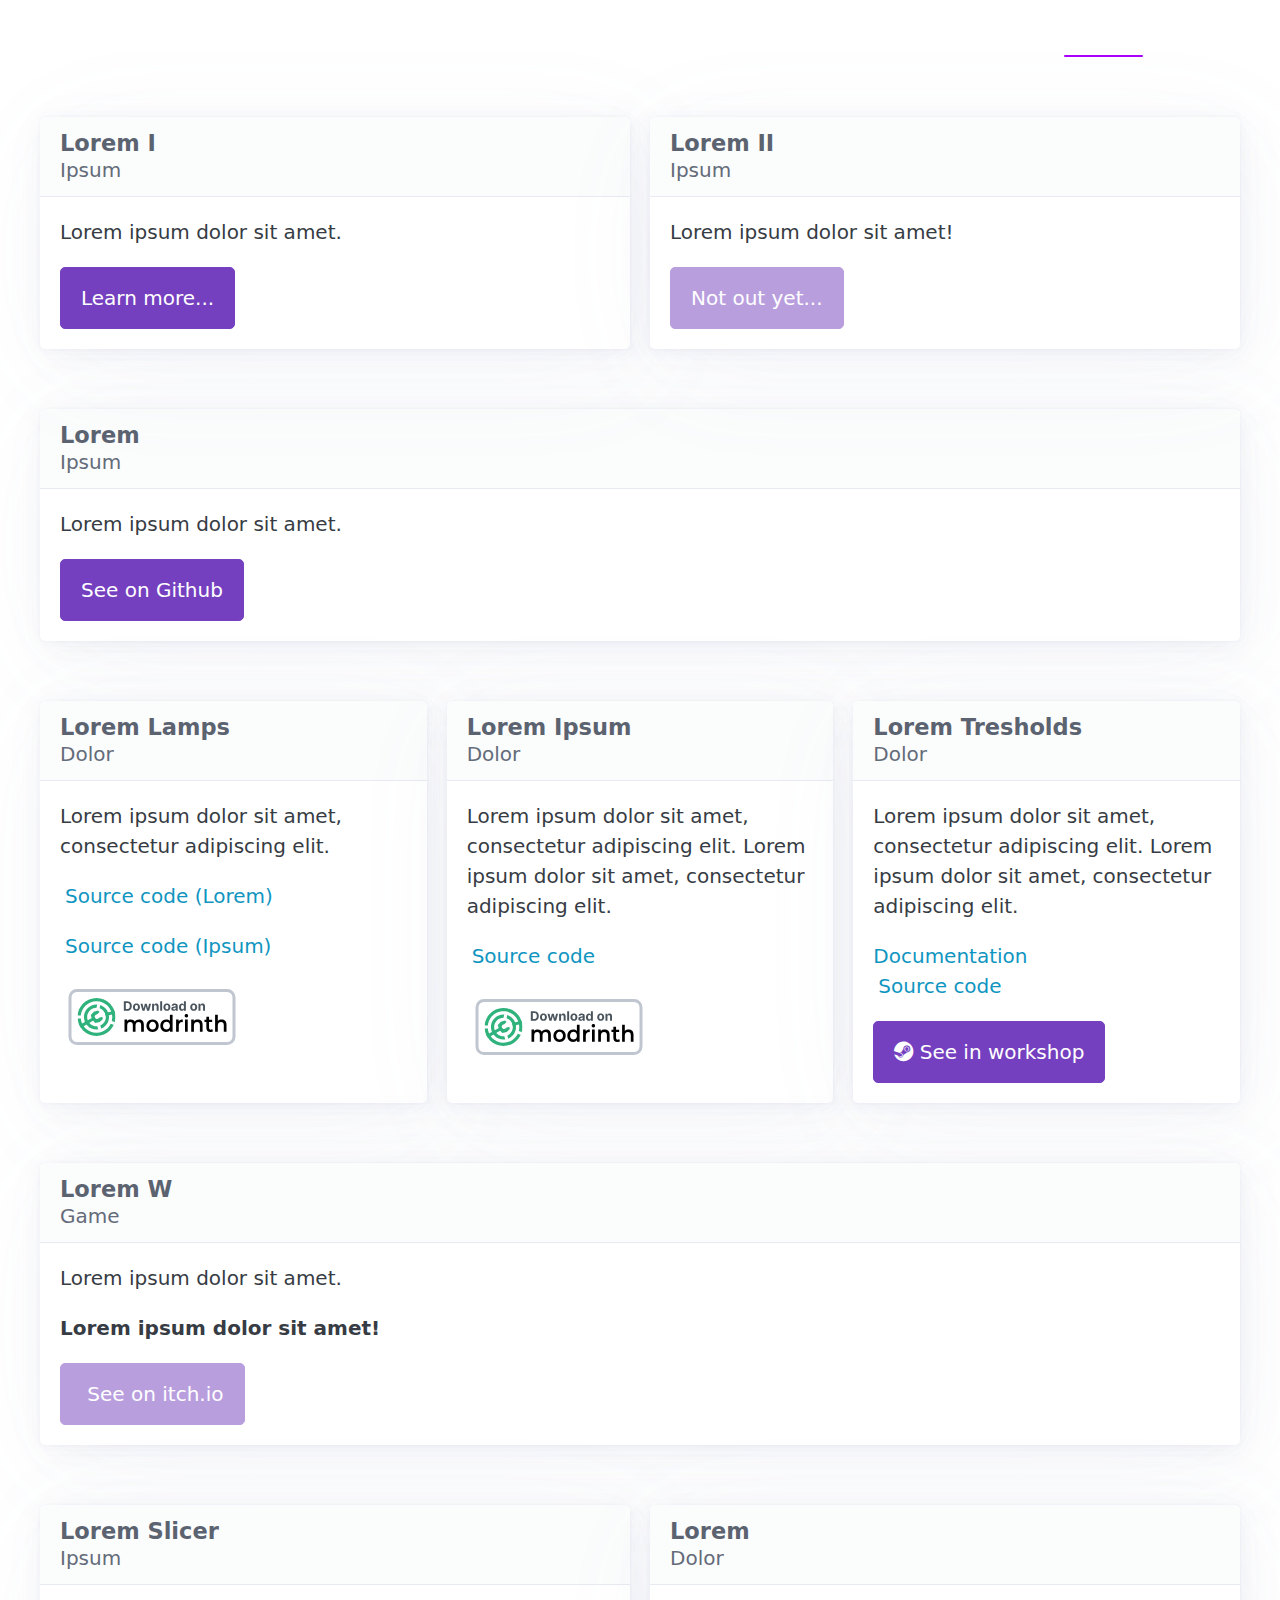
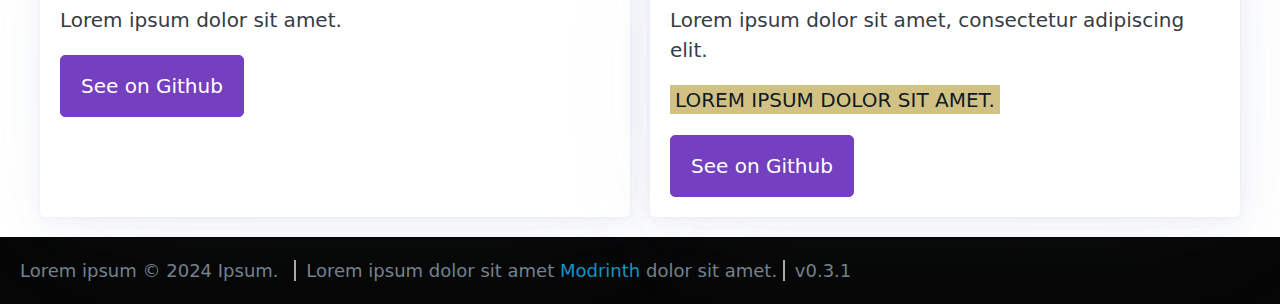
<file: Projects/index.html>
<!DOCTYPE html>
<html lang="en">

<head>
	<meta charset="UTF-8">
	<meta name="description" content="Lorem ipsum dolor sit amet."/>
	<meta name="viewport" content="width=device-width, initial-scale=1.0">
	<meta name="og:description" content="Lorem ipsum dolor sit amet."/>
	<meta name="og:title" content="Lorem Ipsum"/>
	<meta name="og:site_name" content="lorem.ipsum"/>
	<link rel="shortcut icon" href="/static/assets/favicon.png">
	<title>Lorem Ipsum</title>

<link rel="stylesheet" type="text/css" href="css/navigation.css">
<link rel="stylesheet" type="text/css" href="css/fontawesome.min.css">
<link rel="stylesheet" type="text/css" href="css/brands.red.min.css">
<link rel="stylesheet" type="text/css" href="css/pico.min.css">
<link rel="stylesheet" type="text/css" href="css/pico.violet.min.css">
<link rel="stylesheet" type="text/css" href="css/picomod.css">
<link rel="stylesheet" type="text/css" href="css/effects.css">
<link rel="stylesheet" type="text/css" href="css/footer.css">

<link rel="stylesheet" type="text/css" href="css/default.min.css">
<script src="js/highlight.min.js"></script>
<script src="js/yaml.min.js"></script>
<link rel="stylesheet" type="text/css" href="css/atom-one-dark.css">
</head>

<body id="page-container">
	
<nav>
	<div class="navcontainer">
		<div id="nav-logo">
		</div>
		<div id="nav-content">
			<ul>
				<li><a class="inactive" href="/">Home</a></li>
				<li><a class="active" href="/projects">Projects</a></li>
				<li><a class="inactive" href="https://github.com/example" style="margin-left: 0; padding-left: 0"><i data-lucide="github" class="side-icon"></i> Github</a></li>
			</ul>
		</div>
	</div>
</nav>
	<div id="page-content">
		
<main class="container">
	<div class="grid">
		<article><header><hgroup class="np"><h5>Lorem I</h5><h6><i data-lucide="panel-top" class="side-icon"></i> Ipsum</h6></hgroup></header>
			<p>Lorem ipsum dolor sit amet.</p>
			<a role="button" href="https://example.com">Learn more...</a>
		</article>
		<article><header><hgroup class="np"><h5>Lorem II</h5><h6><i data-lucide="panel-top" class="side-icon"></i> Ipsum</h6></hgroup></header>
			<p>Lorem ipsum dolor sit amet!</p>
			<a role="button" disabled>Not out yet...</a>
		</article>
	</div>
	<article><header><hgroup class="np"><h5>Lorem</h5><h6><i data-lucide="panel-top" class="side-icon"></i> Ipsum</h6></hgroup></header>
		<p>Lorem ipsum dolor sit amet.</p>
		<a role="button" href="https://github.com/example"><i data-lucide="github"></i> See on Github</a>
	</article>
	<div class="grid">
		<article><header><hgroup class="np"><h5>Lorem Lamps</h5><h6><i data-lucide="box" class="side-icon"></i> Dolor</h6></hgroup></header>
			<p>Lorem ipsum dolor sit amet, consectetur adipiscing elit.</p>
			<p style="margin-left: 3px"><a href="https://github.com/example/example" class="no-underline"><i class="side-icon" data-lucide="github"></i><span style="margin-left: 2px"> Source code (Lorem)</span></a></p>
			<p style="margin-left: 3px"><a href="https://github.com/example/example" class="no-underline"><i class="side-icon" data-lucide="github"></i><span style="margin-left: 2px"> Source code (Ipsum)</span></a></p>
			<a href="https://example.com"><img alt="Lorem Ipsum" src=imgs/modrinth-light.svg></a>
		</article>
		<article><header><hgroup class="np"><h5>Lorem Ipsum</h5><h6><i data-lucide="box" class="side-icon"></i> Dolor</h6></hgroup></header>
			<p>Lorem ipsum dolor sit amet, consectetur adipiscing elit. Lorem ipsum dolor sit amet, consectetur adipiscing elit.</p>
			<p style="margin-left: 3px"><a href="https://github.com/example/example" class="no-underline"><i class="side-icon" data-lucide="github"></i><span style="margin-left: 2px"> Source code</span></a></p>
			<a href="https://example.com"><img alt="Lorem Ipsum" src=imgs/modrinth-light.svg></a>
		</article>
		<article><header><hgroup class="np"><h5>Lorem Tresholds</h5><h6><i data-lucide="box" class="side-icon"></i> Dolor</h6></hgroup></header>
			<p>Lorem ipsum dolor sit amet, consectetur adipiscing elit. Lorem ipsum dolor sit amet, consectetur adipiscing elit.</p>
			<p style="margin-bottom: 0"><a href="/" class="no-underline"><i data-lucide="book" class="side-icon"></i> Documentation</a></p>
			<p style="margin-left: 3px"><a href="https://github.com/example/example" class="no-underline"><i class="side-icon" data-lucide="github"></i><span style="margin-left: 2px"> Source code</span></a></p>
			<a role="button" href="https://example.com"><i class="fa-brands fa-steam"></i> See in workshop</a>
		</article>
	</div>
	<div class="grid">
		<article><header><hgroup class="np"><h5>Lorem W</h5><h6><i data-lucide="gamepad-2"></i> Game</h6></hgroup></header>
			<p>Lorem ipsum dolor sit amet.</p>
			<p><b>Lorem ipsum dolor sit amet!</b></p>
			<a role="button" disabled><i class="fa-brands fa-itch-io"></i> See on itch.io</a>
		</article>
	</div>
	<div class="grid">
		<article><header><hgroup class="np"><h5>Lorem Slicer</h5><h6><i data-lucide="scroll" class="side-icon"></i> Ipsum</h6></hgroup></header>
			<p>Lorem ipsum dolor sit amet.</p>
			<a role="button" href="https://github.com/example"><i data-lucide="github"></i> See on Github</a>
		</article>
		<article><header><hgroup class="np"><h5>Lorem</h5><h6><i data-lucide="box" class="side-icon"></i> Dolor</h6></hgroup></header>
			<p>Lorem ipsum dolor sit amet, consectetur adipiscing elit.</p>
			<p><mark style="background: rgb(209, 194, 132); color: rgb(17, 25, 31);">LOREM IPSUM DOLOR SIT AMET.</mark></p>
			<a role="button" href="https://github.com/example"><i data-lucide="github"></i> See on Github</a>
		</article>
	</div>
</main>

    </div>
	<footer>
	<p>
		<span style="padding-right: 0.5rem;">Lorem ipsum © 2024 Ipsum.</span>
		<span style="border-left: 2px #aaa solid; padding-left: 0.5rem;">Lorem ipsum dolor sit amet <a href="https://github.com/example">Modrinth</a> dolor sit amet.</span>
		<span style="border-left: 2px #aaa solid; padding-left: 0.5rem;">v0.3.1</span>
	</p>
</footer>
</body>
</html>
</file>
<file: Projects/css/navigation.css>
nav {
  border-color: rgb(55, 65, 81);
  color: rgb(255, 255, 255);
  border-bottom-width: 2px;
  margin-top: 0;
  width: 100%;
  font-size: 20px;
}
nav div {
  width: 100%;
  margin-left: auto;
  margin-right: auto;
  display: flex;
  flex-wrap: wrap;
  align-items: center;
}
nav div div#nav-logo {
  width: 100%;
  display: flex;
  justify-content: center;
}
@media (min-width: 768px) {
  nav div div#nav-logo {
    width: 50%;
    justify-content: flex-start;
  }
}
@media (max-width: 767px) {
  nav div div#nav-logo {
    margin-top: 20px;
  }
}
nav div div#nav-logo a img {
  height: 3.1rem;
}
nav div div#nav-content {
  width: 100%;
  display: flex;
  align-content: center;
  justify-content: space-between;
}
@media (min-width: 768px) {
  nav div div#nav-content {
    width: 50%;
    justify-content: flex-end;
  }
}
nav div div#nav-content ul {
  display: flex;
  flex: 1 1 0%;
  justify-content: space-between;
  align-items: center;
  padding-left: 0;
}
@media (min-width: 768px) {
  nav div div#nav-content ul {
    flex: none;
  }
}
nav div div#nav-content ul li {
  margin-right: 0.75rem;
}
nav div div#nav-content ul li a {
  display: inline-block;
  padding: 0.5rem 1rem;
  text-decoration: none;
  transition: color 0.1s ease-in-out 0s;
}
nav div div#nav-content ul li a:hover {
  color: #aa00ff;
}
nav div div#nav-content ul li .active {
  color: rgb(255, 255, 255);
}
nav div div#nav-content ul li .active:after {
  content: "";
  display: block;
  width: 100%;
  height: 2px;
  background-color: #aa00ff;
  margin-top: 0.25rem;
  border-radius: 2px;
}
nav div div#nav-content ul li .inactive {
  color: rgb(255, 255, 255);
}

@media (min-width: 640px) {
  .navcontainer {
    max-width: 640px;
  }
}
@media (min-width: 768px) {
  .navcontainer {
    max-width: 768px;
  }
}
@media (min-width: 1024px) {
  .navcontainer {
    max-width: 1024px;
  }
}
@media (min-width: 1280px) {
  .navcontainer {
    max-width: 1280px;
  }
}
@media (min-width: 1536px) {
  .navcontainer {
    max-width: 1536px;
  }
}

/*# sourceMappingURL=navigation.css.map */
</file>
<file: Projects/css/picomod.css>
nav div div ul li a {
    background-color: transparent !important;
}

.np {
    margin: 0;
}

.alert {
    padding: 20px;
    background-color: #ff9800;
    color: white;
}

.nav-space {
    padding-top: 30px;
}
</file>
<file: Projects/css/effects.css>
main {
    padding-top: 0 !important;
}

.side-icon {
    height: 22px;
    transform: translateY(-1.5px);
}

.no-underline {
    text-decoration: none;
}
</file>
<file: Projects/css/footer.css>
body > footer {
    padding: 1rem;
    background-color: #060606;
}
body > footer > p {
    margin: 0 auto;
    font-size: 18px;
    color: #73828c;
}

html {
    position: relative;
    height: 100%
}

#page-container {
    position: relative;
    height: 100%
}

#page-content {
    min-height: calc(100% - 140px)
}
</file>
<file: Projects/css/atom-one-dark.css>
pre code.hljs {
  display: block;
  overflow-x: auto;
  padding: 1em
}
code.hljs {
  padding: 3px 5px
}
/*

Atom One Dark by Daniel Gamage
Original One Dark Syntax theme from https://github.com/atom/one-dark-syntax

base:    #282c34
mono-1:  #abb2bf
mono-2:  #818896
mono-3:  #5c6370
hue-1:   #56b6c2
hue-2:   #61aeee
hue-3:   #c678dd
hue-4:   #98c379
hue-5:   #e06c75
hue-5-2: #be5046
hue-6:   #d19a66
hue-6-2: #e6c07b

*/
.hljs {
  color: #abb2bf;
  background: #282c34
}
.hljs-comment,
.hljs-quote {
  color: #5c6370;
  font-style: italic
}
.hljs-doctag,
.hljs-keyword,
.hljs-formula {
  color: #c678dd
}
.hljs-section,
.hljs-name,
.hljs-selector-tag,
.hljs-deletion,
.hljs-subst {
  color: #e06c75
}
.hljs-literal {
  color: #56b6c2
}
.hljs-string,
.hljs-regexp,
.hljs-addition,
.hljs-attribute,
.hljs-meta .hljs-string {
  color: #98c379
}
.hljs-attr,
.hljs-variable,
.hljs-template-variable,
.hljs-type,
.hljs-selector-class,
.hljs-selector-attr,
.hljs-selector-pseudo,
.hljs-number {
  color: #d19a66
}
.hljs-symbol,
.hljs-bullet,
.hljs-link,
.hljs-meta,
.hljs-selector-id,
.hljs-title {
  color: #61aeee
}
.hljs-built_in,
.hljs-title.class_,
.hljs-class .hljs-title {
  color: #e6c07b
}
.hljs-emphasis {
  font-style: italic
}
.hljs-strong {
  font-weight: bold
}
.hljs-link {
  text-decoration: underline
}
</file>
<file: Projects/css/brands.red.min.css>
:host,:root{--fa-style-family-brands:'Font Awesome 6 Brands';--fa-font-brands:normal 400 1em/1 'Font Awesome 6 Brands'}@font-face{font-family:'Font Awesome 6 Brands';font-style:normal;font-weight:400;font-display:block;src:url("../webfonts/fa-brands-400.woff2") format("woff2"), url("../webfonts/fa-brands-400.ttf") format("truetype")}.fa-linux:before{content:"\f17c"}.fa-windows:before{content:"\f17a"}.fa-steam:before{content:"\f1b6"}
</file>
<file: Projects/css/pico.min.css>
@charset "UTF-8";/*!
 * Pico.css v1.5.7 (https://picocss.com)
 * Copyright 2019-2023 - Licensed under MIT
 */:root{--font-family:system-ui,-apple-system,"Segoe UI","Roboto","Ubuntu","Cantarell","Noto Sans",sans-serif,"Apple Color Emoji","Segoe UI Emoji","Segoe UI Symbol","Noto Color Emoji";--line-height:1.5;--font-weight:400;--font-size:16px;--border-radius:0.25rem;--border-width:1px;--outline-width:3px;--spacing:1rem;--typography-spacing-vertical:1.5rem;--block-spacing-vertical:calc(var(--spacing) * 2);--block-spacing-horizontal:var(--spacing);--grid-spacing-vertical:0;--grid-spacing-horizontal:var(--spacing);--form-element-spacing-vertical:0.75rem;--form-element-spacing-horizontal:1rem;--nav-element-spacing-vertical:1rem;--nav-element-spacing-horizontal:0.5rem;--nav-link-spacing-vertical:0.5rem;--nav-link-spacing-horizontal:0.5rem;--form-label-font-weight:var(--font-weight);--transition:0.2s ease-in-out;--modal-overlay-backdrop-filter:blur(0.25rem)}@media (min-width:576px){:root{--font-size:17px}}@media (min-width:768px){:root{--font-size:18px}}@media (min-width:992px){:root{--font-size:19px}}@media (min-width:1200px){:root{--font-size:20px}}@media (min-width:576px){body>footer,body>header,body>main,section{--block-spacing-vertical:calc(var(--spacing) * 2.5)}}@media (min-width:768px){body>footer,body>header,body>main,section{--block-spacing-vertical:calc(var(--spacing) * 3)}}@media (min-width:992px){body>footer,body>header,body>main,section{--block-spacing-vertical:calc(var(--spacing) * 3.5)}}@media (min-width:1200px){body>footer,body>header,body>main,section{--block-spacing-vertical:calc(var(--spacing) * 4)}}@media (min-width:576px){article{--block-spacing-horizontal:calc(var(--spacing) * 1.25)}}@media (min-width:768px){article{--block-spacing-horizontal:calc(var(--spacing) * 1.5)}}@media (min-width:992px){article{--block-spacing-horizontal:calc(var(--spacing) * 1.75)}}@media (min-width:1200px){article{--block-spacing-horizontal:calc(var(--spacing) * 2)}}dialog>article{--block-spacing-vertical:calc(var(--spacing) * 2);--block-spacing-horizontal:var(--spacing)}@media (min-width:576px){dialog>article{--block-spacing-vertical:calc(var(--spacing) * 2.5);--block-spacing-horizontal:calc(var(--spacing) * 1.25)}}@media (min-width:768px){dialog>article{--block-spacing-vertical:calc(var(--spacing) * 3);--block-spacing-horizontal:calc(var(--spacing) * 1.5)}}a{--text-decoration:none}a.contrast,a.secondary{--text-decoration:underline}small{--font-size:0.875em}h1,h2,h3,h4,h5,h6{--font-weight:700}h1{--font-size:2rem;--typography-spacing-vertical:3rem}h2{--font-size:1.75rem;--typography-spacing-vertical:2.625rem}h3{--font-size:1.5rem;--typography-spacing-vertical:2.25rem}h4{--font-size:1.25rem;--typography-spacing-vertical:1.874rem}h5{--font-size:1.125rem;--typography-spacing-vertical:1.6875rem}[type=checkbox],[type=radio]{--border-width:2px}[type=checkbox][role=switch]{--border-width:3px}tfoot td,tfoot th,thead td,thead th{--border-width:3px}:not(thead,tfoot)>*>td{--font-size:0.875em}code,kbd,pre,samp{--font-family:"Menlo","Consolas","Roboto Mono","Ubuntu Monospace","Noto Mono","Oxygen Mono","Liberation Mono",monospace,"Apple Color Emoji","Segoe UI Emoji","Segoe UI Symbol","Noto Color Emoji"}kbd{--font-weight:bolder}:root:not([data-theme=dark]),[data-theme=light]{--background-color:#fff;--color:hsl(205deg, 20%, 32%);--h1-color:hsl(205deg, 30%, 15%);--h2-color:#24333e;--h3-color:hsl(205deg, 25%, 23%);--h4-color:#374956;--h5-color:hsl(205deg, 20%, 32%);--h6-color:#4d606d;--muted-color:hsl(205deg, 10%, 50%);--muted-border-color:hsl(205deg, 20%, 94%);--primary:hsl(195deg, 85%, 41%);--primary-hover:hsl(195deg, 90%, 32%);--primary-focus:rgba(16, 149, 193, 0.125);--primary-inverse:#fff;--secondary:hsl(205deg, 15%, 41%);--secondary-hover:hsl(205deg, 20%, 32%);--secondary-focus:rgba(89, 107, 120, 0.125);--secondary-inverse:#fff;--contrast:hsl(205deg, 30%, 15%);--contrast-hover:#000;--contrast-focus:rgba(89, 107, 120, 0.125);--contrast-inverse:#fff;--mark-background-color:#fff2ca;--mark-color:#543a26;--ins-color:#388e3c;--del-color:#c62828;--blockquote-border-color:var(--muted-border-color);--blockquote-footer-color:var(--muted-color);--button-box-shadow:0 0 0 rgba(0, 0, 0, 0);--button-hover-box-shadow:0 0 0 rgba(0, 0, 0, 0);--form-element-background-color:transparent;--form-element-border-color:hsl(205deg, 14%, 68%);--form-element-color:var(--color);--form-element-placeholder-color:var(--muted-color);--form-element-active-background-color:transparent;--form-element-active-border-color:var(--primary);--form-element-focus-color:var(--primary-focus);--form-element-disabled-background-color:hsl(205deg, 18%, 86%);--form-element-disabled-border-color:hsl(205deg, 14%, 68%);--form-element-disabled-opacity:0.5;--form-element-invalid-border-color:#c62828;--form-element-invalid-active-border-color:#d32f2f;--form-element-invalid-focus-color:rgba(211, 47, 47, 0.125);--form-element-valid-border-color:#388e3c;--form-element-valid-active-border-color:#43a047;--form-element-valid-focus-color:rgba(67, 160, 71, 0.125);--switch-background-color:hsl(205deg, 16%, 77%);--switch-color:var(--primary-inverse);--switch-checked-background-color:var(--primary);--range-border-color:hsl(205deg, 18%, 86%);--range-active-border-color:hsl(205deg, 16%, 77%);--range-thumb-border-color:var(--background-color);--range-thumb-color:var(--secondary);--range-thumb-hover-color:var(--secondary-hover);--range-thumb-active-color:var(--primary);--table-border-color:var(--muted-border-color);--table-row-stripped-background-color:#f6f8f9;--code-background-color:hsl(205deg, 20%, 94%);--code-color:var(--muted-color);--code-kbd-background-color:var(--contrast);--code-kbd-color:var(--contrast-inverse);--code-tag-color:hsl(330deg, 40%, 50%);--code-property-color:hsl(185deg, 40%, 40%);--code-value-color:hsl(40deg, 20%, 50%);--code-comment-color:hsl(205deg, 14%, 68%);--accordion-border-color:var(--muted-border-color);--accordion-close-summary-color:var(--color);--accordion-open-summary-color:var(--muted-color);--card-background-color:var(--background-color);--card-border-color:var(--muted-border-color);--card-box-shadow:0.0145rem 0.029rem 0.174rem rgba(27, 40, 50, 0.01698),0.0335rem 0.067rem 0.402rem rgba(27, 40, 50, 0.024),0.0625rem 0.125rem 0.75rem rgba(27, 40, 50, 0.03),0.1125rem 0.225rem 1.35rem rgba(27, 40, 50, 0.036),0.2085rem 0.417rem 2.502rem rgba(27, 40, 50, 0.04302),0.5rem 1rem 6rem rgba(27, 40, 50, 0.06),0 0 0 0.0625rem rgba(27, 40, 50, 0.015);--card-sectionning-background-color:#fbfbfc;--dropdown-background-color:#fbfbfc;--dropdown-border-color:#e1e6eb;--dropdown-box-shadow:var(--card-box-shadow);--dropdown-color:var(--color);--dropdown-hover-background-color:hsl(205deg, 20%, 94%);--modal-overlay-background-color:rgba(213, 220, 226, 0.7);--progress-background-color:hsl(205deg, 18%, 86%);--progress-color:var(--primary);--loading-spinner-opacity:0.5;--tooltip-background-color:var(--contrast);--tooltip-color:var(--contrast-inverse);--icon-checkbox:url("data:image/svg+xml,%3Csvg xmlns='http://www.w3.org/2000/svg' width='24' height='24' viewBox='0 0 24 24' fill='none' stroke='rgb(255, 255, 255)' stroke-width='4' stroke-linecap='round' stroke-linejoin='round'%3E%3Cpolyline points='20 6 9 17 4 12'%3E%3C/polyline%3E%3C/svg%3E");--icon-chevron:url("data:image/svg+xml,%3Csvg xmlns='http://www.w3.org/2000/svg' width='24' height='24' viewBox='0 0 24 24' fill='none' stroke='rgb(65, 84, 98)' stroke-width='2' stroke-linecap='round' stroke-linejoin='round'%3E%3Cpolyline points='6 9 12 15 18 9'%3E%3C/polyline%3E%3C/svg%3E");--icon-chevron-button:url("data:image/svg+xml,%3Csvg xmlns='http://www.w3.org/2000/svg' width='24' height='24' viewBox='0 0 24 24' fill='none' stroke='rgb(255, 255, 255)' stroke-width='2' stroke-linecap='round' stroke-linejoin='round'%3E%3Cpolyline points='6 9 12 15 18 9'%3E%3C/polyline%3E%3C/svg%3E");--icon-chevron-button-inverse:url("data:image/svg+xml,%3Csvg xmlns='http://www.w3.org/2000/svg' width='24' height='24' viewBox='0 0 24 24' fill='none' stroke='rgb(255, 255, 255)' stroke-width='2' stroke-linecap='round' stroke-linejoin='round'%3E%3Cpolyline points='6 9 12 15 18 9'%3E%3C/polyline%3E%3C/svg%3E");--icon-close:url("data:image/svg+xml,%3Csvg xmlns='http://www.w3.org/2000/svg' width='24' height='24' viewBox='0 0 24 24' fill='none' stroke='rgb(115, 130, 140)' stroke-width='4' stroke-linecap='round' stroke-linejoin='round'%3E%3Cline x1='18' y1='6' x2='6' y2='18'%3E%3C/line%3E%3Cline x1='6' y1='6' x2='18' y2='18'%3E%3C/line%3E%3C/svg%3E");--icon-date:url("data:image/svg+xml,%3Csvg xmlns='http://www.w3.org/2000/svg' width='24' height='24' viewBox='0 0 24 24' fill='none' stroke='rgb(65, 84, 98)' stroke-width='2' stroke-linecap='round' stroke-linejoin='round'%3E%3Crect x='3' y='4' width='18' height='18' rx='2' ry='2'%3E%3C/rect%3E%3Cline x1='16' y1='2' x2='16' y2='6'%3E%3C/line%3E%3Cline x1='8' y1='2' x2='8' y2='6'%3E%3C/line%3E%3Cline x1='3' y1='10' x2='21' y2='10'%3E%3C/line%3E%3C/svg%3E");--icon-invalid:url("data:image/svg+xml,%3Csvg xmlns='http://www.w3.org/2000/svg' width='24' height='24' viewBox='0 0 24 24' fill='none' stroke='rgb(198, 40, 40)' stroke-width='2' stroke-linecap='round' stroke-linejoin='round'%3E%3Ccircle cx='12' cy='12' r='10'%3E%3C/circle%3E%3Cline x1='12' y1='8' x2='12' y2='12'%3E%3C/line%3E%3Cline x1='12' y1='16' x2='12.01' y2='16'%3E%3C/line%3E%3C/svg%3E");--icon-minus:url("data:image/svg+xml,%3Csvg xmlns='http://www.w3.org/2000/svg' width='24' height='24' viewBox='0 0 24 24' fill='none' stroke='rgb(255, 255, 255)' stroke-width='4' stroke-linecap='round' stroke-linejoin='round'%3E%3Cline x1='5' y1='12' x2='19' y2='12'%3E%3C/line%3E%3C/svg%3E");--icon-search:url("data:image/svg+xml,%3Csvg xmlns='http://www.w3.org/2000/svg' width='24' height='24' viewBox='0 0 24 24' fill='none' stroke='rgb(65, 84, 98)' stroke-width='2' stroke-linecap='round' stroke-linejoin='round'%3E%3Ccircle cx='11' cy='11' r='8'%3E%3C/circle%3E%3Cline x1='21' y1='21' x2='16.65' y2='16.65'%3E%3C/line%3E%3C/svg%3E");--icon-time:url("data:image/svg+xml,%3Csvg xmlns='http://www.w3.org/2000/svg' width='24' height='24' viewBox='0 0 24 24' fill='none' stroke='rgb(65, 84, 98)' stroke-width='2' stroke-linecap='round' stroke-linejoin='round'%3E%3Ccircle cx='12' cy='12' r='10'%3E%3C/circle%3E%3Cpolyline points='12 6 12 12 16 14'%3E%3C/polyline%3E%3C/svg%3E");--icon-valid:url("data:image/svg+xml,%3Csvg xmlns='http://www.w3.org/2000/svg' width='24' height='24' viewBox='0 0 24 24' fill='none' stroke='rgb(56, 142, 60)' stroke-width='3' stroke-linecap='round' stroke-linejoin='round'%3E%3Cpolyline points='20 6 9 17 4 12'%3E%3C/polyline%3E%3C/svg%3E");color-scheme:light}@media only screen and (prefers-color-scheme:dark){:root:not([data-theme]){--background-color:#11191f;--color:hsl(205deg, 16%, 77%);--h1-color:hsl(205deg, 20%, 94%);--h2-color:#e1e6eb;--h3-color:hsl(205deg, 18%, 86%);--h4-color:#c8d1d8;--h5-color:hsl(205deg, 16%, 77%);--h6-color:#afbbc4;--muted-color:hsl(205deg, 10%, 50%);--muted-border-color:#1f2d38;--primary:hsl(195deg, 85%, 41%);--primary-hover:hsl(195deg, 80%, 50%);--primary-focus:rgba(16, 149, 193, 0.25);--primary-inverse:#fff;--secondary:hsl(205deg, 15%, 41%);--secondary-hover:hsl(205deg, 10%, 50%);--secondary-focus:rgba(115, 130, 140, 0.25);--secondary-inverse:#fff;--contrast:hsl(205deg, 20%, 94%);--contrast-hover:#fff;--contrast-focus:rgba(115, 130, 140, 0.25);--contrast-inverse:#000;--mark-background-color:#d1c284;--mark-color:#11191f;--ins-color:#388e3c;--del-color:#c62828;--blockquote-border-color:var(--muted-border-color);--blockquote-footer-color:var(--muted-color);--button-box-shadow:0 0 0 rgba(0, 0, 0, 0);--button-hover-box-shadow:0 0 0 rgba(0, 0, 0, 0);--form-element-background-color:#11191f;--form-element-border-color:#374956;--form-element-color:var(--color);--form-element-placeholder-color:var(--muted-color);--form-element-active-background-color:var(--form-element-background-color);--form-element-active-border-color:var(--primary);--form-element-focus-color:var(--primary-focus);--form-element-disabled-background-color:hsl(205deg, 25%, 23%);--form-element-disabled-border-color:hsl(205deg, 20%, 32%);--form-element-disabled-opacity:0.5;--form-element-invalid-border-color:#b71c1c;--form-element-invalid-active-border-color:#c62828;--form-element-invalid-focus-color:rgba(198, 40, 40, 0.25);--form-element-valid-border-color:#2e7d32;--form-element-valid-active-border-color:#388e3c;--form-element-valid-focus-color:rgba(56, 142, 60, 0.25);--switch-background-color:#374956;--switch-color:var(--primary-inverse);--switch-checked-background-color:var(--primary);--range-border-color:#24333e;--range-active-border-color:hsl(205deg, 25%, 23%);--range-thumb-border-color:var(--background-color);--range-thumb-color:var(--secondary);--range-thumb-hover-color:var(--secondary-hover);--range-thumb-active-color:var(--primary);--table-border-color:var(--muted-border-color);--table-row-stripped-background-color:rgba(115, 130, 140, 0.05);--code-background-color:#18232c;--code-color:var(--muted-color);--code-kbd-background-color:var(--contrast);--code-kbd-color:var(--contrast-inverse);--code-tag-color:hsl(330deg, 30%, 50%);--code-property-color:hsl(185deg, 30%, 50%);--code-value-color:hsl(40deg, 10%, 50%);--code-comment-color:#4d606d;--accordion-border-color:var(--muted-border-color);--accordion-active-summary-color:var(--primary);--accordion-close-summary-color:var(--color);--accordion-open-summary-color:var(--muted-color);--card-background-color:#141e26;--card-border-color:var(--card-background-color);--card-box-shadow:0.0145rem 0.029rem 0.174rem rgba(0, 0, 0, 0.01698),0.0335rem 0.067rem 0.402rem rgba(0, 0, 0, 0.024),0.0625rem 0.125rem 0.75rem rgba(0, 0, 0, 0.03),0.1125rem 0.225rem 1.35rem rgba(0, 0, 0, 0.036),0.2085rem 0.417rem 2.502rem rgba(0, 0, 0, 0.04302),0.5rem 1rem 6rem rgba(0, 0, 0, 0.06),0 0 0 0.0625rem rgba(0, 0, 0, 0.015);--card-sectionning-background-color:#18232c;--dropdown-background-color:hsl(205deg, 30%, 15%);--dropdown-border-color:#24333e;--dropdown-box-shadow:var(--card-box-shadow);--dropdown-color:var(--color);--dropdown-hover-background-color:rgba(36, 51, 62, 0.75);--modal-overlay-background-color:rgba(36, 51, 62, 0.8);--progress-background-color:#24333e;--progress-color:var(--primary);--loading-spinner-opacity:0.5;--tooltip-background-color:var(--contrast);--tooltip-color:var(--contrast-inverse);--icon-checkbox:url("data:image/svg+xml,%3Csvg xmlns='http://www.w3.org/2000/svg' width='24' height='24' viewBox='0 0 24 24' fill='none' stroke='rgb(255, 255, 255)' stroke-width='4' stroke-linecap='round' stroke-linejoin='round'%3E%3Cpolyline points='20 6 9 17 4 12'%3E%3C/polyline%3E%3C/svg%3E");--icon-chevron:url("data:image/svg+xml,%3Csvg xmlns='http://www.w3.org/2000/svg' width='24' height='24' viewBox='0 0 24 24' fill='none' stroke='rgb(162, 175, 185)' stroke-width='2' stroke-linecap='round' stroke-linejoin='round'%3E%3Cpolyline points='6 9 12 15 18 9'%3E%3C/polyline%3E%3C/svg%3E");--icon-chevron-button:url("data:image/svg+xml,%3Csvg xmlns='http://www.w3.org/2000/svg' width='24' height='24' viewBox='0 0 24 24' fill='none' stroke='rgb(255, 255, 255)' stroke-width='2' stroke-linecap='round' stroke-linejoin='round'%3E%3Cpolyline points='6 9 12 15 18 9'%3E%3C/polyline%3E%3C/svg%3E");--icon-chevron-button-inverse:url("data:image/svg+xml,%3Csvg xmlns='http://www.w3.org/2000/svg' width='24' height='24' viewBox='0 0 24 24' fill='none' stroke='rgb(0, 0, 0)' stroke-width='2' stroke-linecap='round' stroke-linejoin='round'%3E%3Cpolyline points='6 9 12 15 18 9'%3E%3C/polyline%3E%3C/svg%3E");--icon-close:url("data:image/svg+xml,%3Csvg xmlns='http://www.w3.org/2000/svg' width='24' height='24' viewBox='0 0 24 24' fill='none' stroke='rgb(115, 130, 140)' stroke-width='4' stroke-linecap='round' stroke-linejoin='round'%3E%3Cline x1='18' y1='6' x2='6' y2='18'%3E%3C/line%3E%3Cline x1='6' y1='6' x2='18' y2='18'%3E%3C/line%3E%3C/svg%3E");--icon-date:url("data:image/svg+xml,%3Csvg xmlns='http://www.w3.org/2000/svg' width='24' height='24' viewBox='0 0 24 24' fill='none' stroke='rgb(162, 175, 185)' stroke-width='2' stroke-linecap='round' stroke-linejoin='round'%3E%3Crect x='3' y='4' width='18' height='18' rx='2' ry='2'%3E%3C/rect%3E%3Cline x1='16' y1='2' x2='16' y2='6'%3E%3C/line%3E%3Cline x1='8' y1='2' x2='8' y2='6'%3E%3C/line%3E%3Cline x1='3' y1='10' x2='21' y2='10'%3E%3C/line%3E%3C/svg%3E");--icon-invalid:url("data:image/svg+xml,%3Csvg xmlns='http://www.w3.org/2000/svg' width='24' height='24' viewBox='0 0 24 24' fill='none' stroke='rgb(183, 28, 28)' stroke-width='2' stroke-linecap='round' stroke-linejoin='round'%3E%3Ccircle cx='12' cy='12' r='10'%3E%3C/circle%3E%3Cline x1='12' y1='8' x2='12' y2='12'%3E%3C/line%3E%3Cline x1='12' y1='16' x2='12.01' y2='16'%3E%3C/line%3E%3C/svg%3E");--icon-minus:url("data:image/svg+xml,%3Csvg xmlns='http://www.w3.org/2000/svg' width='24' height='24' viewBox='0 0 24 24' fill='none' stroke='rgb(255, 255, 255)' stroke-width='4' stroke-linecap='round' stroke-linejoin='round'%3E%3Cline x1='5' y1='12' x2='19' y2='12'%3E%3C/line%3E%3C/svg%3E");--icon-search:url("data:image/svg+xml,%3Csvg xmlns='http://www.w3.org/2000/svg' width='24' height='24' viewBox='0 0 24 24' fill='none' stroke='rgb(162, 175, 185)' stroke-width='2' stroke-linecap='round' stroke-linejoin='round'%3E%3Ccircle cx='11' cy='11' r='8'%3E%3C/circle%3E%3Cline x1='21' y1='21' x2='16.65' y2='16.65'%3E%3C/line%3E%3C/svg%3E");--icon-time:url("data:image/svg+xml,%3Csvg xmlns='http://www.w3.org/2000/svg' width='24' height='24' viewBox='0 0 24 24' fill='none' stroke='rgb(162, 175, 185)' stroke-width='2' stroke-linecap='round' stroke-linejoin='round'%3E%3Ccircle cx='12' cy='12' r='10'%3E%3C/circle%3E%3Cpolyline points='12 6 12 12 16 14'%3E%3C/polyline%3E%3C/svg%3E");--icon-valid:url("data:image/svg+xml,%3Csvg xmlns='http://www.w3.org/2000/svg' width='24' height='24' viewBox='0 0 24 24' fill='none' stroke='rgb(46, 125, 50)' stroke-width='3' stroke-linecap='round' stroke-linejoin='round'%3E%3Cpolyline points='20 6 9 17 4 12'%3E%3C/polyline%3E%3C/svg%3E");color-scheme:dark}}[data-theme=dark]{--background-color:#11191f;--color:hsl(205deg, 16%, 77%);--h1-color:hsl(205deg, 20%, 94%);--h2-color:#e1e6eb;--h3-color:hsl(205deg, 18%, 86%);--h4-color:#c8d1d8;--h5-color:hsl(205deg, 16%, 77%);--h6-color:#afbbc4;--muted-color:hsl(205deg, 10%, 50%);--muted-border-color:#1f2d38;--primary:hsl(195deg, 85%, 41%);--primary-hover:hsl(195deg, 80%, 50%);--primary-focus:rgba(16, 149, 193, 0.25);--primary-inverse:#fff;--secondary:hsl(205deg, 15%, 41%);--secondary-hover:hsl(205deg, 10%, 50%);--secondary-focus:rgba(115, 130, 140, 0.25);--secondary-inverse:#fff;--contrast:hsl(205deg, 20%, 94%);--contrast-hover:#fff;--contrast-focus:rgba(115, 130, 140, 0.25);--contrast-inverse:#000;--mark-background-color:#d1c284;--mark-color:#11191f;--ins-color:#388e3c;--del-color:#c62828;--blockquote-border-color:var(--muted-border-color);--blockquote-footer-color:var(--muted-color);--button-box-shadow:0 0 0 rgba(0, 0, 0, 0);--button-hover-box-shadow:0 0 0 rgba(0, 0, 0, 0);--form-element-background-color:#11191f;--form-element-border-color:#374956;--form-element-color:var(--color);--form-element-placeholder-color:var(--muted-color);--form-element-active-background-color:var(--form-element-background-color);--form-element-active-border-color:var(--primary);--form-element-focus-color:var(--primary-focus);--form-element-disabled-background-color:hsl(205deg, 25%, 23%);--form-element-disabled-border-color:hsl(205deg, 20%, 32%);--form-element-disabled-opacity:0.5;--form-element-invalid-border-color:#b71c1c;--form-element-invalid-active-border-color:#c62828;--form-element-invalid-focus-color:rgba(198, 40, 40, 0.25);--form-element-valid-border-color:#2e7d32;--form-element-valid-active-border-color:#388e3c;--form-element-valid-focus-color:rgba(56, 142, 60, 0.25);--switch-background-color:#374956;--switch-color:var(--primary-inverse);--switch-checked-background-color:var(--primary);--range-border-color:#24333e;--range-active-border-color:hsl(205deg, 25%, 23%);--range-thumb-border-color:var(--background-color);--range-thumb-color:var(--secondary);--range-thumb-hover-color:var(--secondary-hover);--range-thumb-active-color:var(--primary);--table-border-color:var(--muted-border-color);--table-row-stripped-background-color:rgba(115, 130, 140, 0.05);--code-background-color:#18232c;--code-color:var(--muted-color);--code-kbd-background-color:var(--contrast);--code-kbd-color:var(--contrast-inverse);--code-tag-color:hsl(330deg, 30%, 50%);--code-property-color:hsl(185deg, 30%, 50%);--code-value-color:hsl(40deg, 10%, 50%);--code-comment-color:#4d606d;--accordion-border-color:var(--muted-border-color);--accordion-active-summary-color:var(--primary);--accordion-close-summary-color:var(--color);--accordion-open-summary-color:var(--muted-color);--card-background-color:#141e26;--card-border-color:var(--card-background-color);--card-box-shadow:0.0145rem 0.029rem 0.174rem rgba(0, 0, 0, 0.01698),0.0335rem 0.067rem 0.402rem rgba(0, 0, 0, 0.024),0.0625rem 0.125rem 0.75rem rgba(0, 0, 0, 0.03),0.1125rem 0.225rem 1.35rem rgba(0, 0, 0, 0.036),0.2085rem 0.417rem 2.502rem rgba(0, 0, 0, 0.04302),0.5rem 1rem 6rem rgba(0, 0, 0, 0.06),0 0 0 0.0625rem rgba(0, 0, 0, 0.015);--card-sectionning-background-color:#18232c;--dropdown-background-color:hsl(205deg, 30%, 15%);--dropdown-border-color:#24333e;--dropdown-box-shadow:var(--card-box-shadow);--dropdown-color:var(--color);--dropdown-hover-background-color:rgba(36, 51, 62, 0.75);--modal-overlay-background-color:rgba(36, 51, 62, 0.8);--progress-background-color:#24333e;--progress-color:var(--primary);--loading-spinner-opacity:0.5;--tooltip-background-color:var(--contrast);--tooltip-color:var(--contrast-inverse);--icon-checkbox:url("data:image/svg+xml,%3Csvg xmlns='http://www.w3.org/2000/svg' width='24' height='24' viewBox='0 0 24 24' fill='none' stroke='rgb(255, 255, 255)' stroke-width='4' stroke-linecap='round' stroke-linejoin='round'%3E%3Cpolyline points='20 6 9 17 4 12'%3E%3C/polyline%3E%3C/svg%3E");--icon-chevron:url("data:image/svg+xml,%3Csvg xmlns='http://www.w3.org/2000/svg' width='24' height='24' viewBox='0 0 24 24' fill='none' stroke='rgb(162, 175, 185)' stroke-width='2' stroke-linecap='round' stroke-linejoin='round'%3E%3Cpolyline points='6 9 12 15 18 9'%3E%3C/polyline%3E%3C/svg%3E");--icon-chevron-button:url("data:image/svg+xml,%3Csvg xmlns='http://www.w3.org/2000/svg' width='24' height='24' viewBox='0 0 24 24' fill='none' stroke='rgb(255, 255, 255)' stroke-width='2' stroke-linecap='round' stroke-linejoin='round'%3E%3Cpolyline points='6 9 12 15 18 9'%3E%3C/polyline%3E%3C/svg%3E");--icon-chevron-button-inverse:url("data:image/svg+xml,%3Csvg xmlns='http://www.w3.org/2000/svg' width='24' height='24' viewBox='0 0 24 24' fill='none' stroke='rgb(0, 0, 0)' stroke-width='2' stroke-linecap='round' stroke-linejoin='round'%3E%3Cpolyline points='6 9 12 15 18 9'%3E%3C/polyline%3E%3C/svg%3E");--icon-close:url("data:image/svg+xml,%3Csvg xmlns='http://www.w3.org/2000/svg' width='24' height='24' viewBox='0 0 24 24' fill='none' stroke='rgb(115, 130, 140)' stroke-width='4' stroke-linecap='round' stroke-linejoin='round'%3E%3Cline x1='18' y1='6' x2='6' y2='18'%3E%3C/line%3E%3Cline x1='6' y1='6' x2='18' y2='18'%3E%3C/line%3E%3C/svg%3E");--icon-date:url("data:image/svg+xml,%3Csvg xmlns='http://www.w3.org/2000/svg' width='24' height='24' viewBox='0 0 24 24' fill='none' stroke='rgb(162, 175, 185)' stroke-width='2' stroke-linecap='round' stroke-linejoin='round'%3E%3Crect x='3' y='4' width='18' height='18' rx='2' ry='2'%3E%3C/rect%3E%3Cline x1='16' y1='2' x2='16' y2='6'%3E%3C/line%3E%3Cline x1='8' y1='2' x2='8' y2='6'%3E%3C/line%3E%3Cline x1='3' y1='10' x2='21' y2='10'%3E%3C/line%3E%3C/svg%3E");--icon-invalid:url("data:image/svg+xml,%3Csvg xmlns='http://www.w3.org/2000/svg' width='24' height='24' viewBox='0 0 24 24' fill='none' stroke='rgb(183, 28, 28)' stroke-width='2' stroke-linecap='round' stroke-linejoin='round'%3E%3Ccircle cx='12' cy='12' r='10'%3E%3C/circle%3E%3Cline x1='12' y1='8' x2='12' y2='12'%3E%3C/line%3E%3Cline x1='12' y1='16' x2='12.01' y2='16'%3E%3C/line%3E%3C/svg%3E");--icon-minus:url("data:image/svg+xml,%3Csvg xmlns='http://www.w3.org/2000/svg' width='24' height='24' viewBox='0 0 24 24' fill='none' stroke='rgb(255, 255, 255)' stroke-width='4' stroke-linecap='round' stroke-linejoin='round'%3E%3Cline x1='5' y1='12' x2='19' y2='12'%3E%3C/line%3E%3C/svg%3E");--icon-search:url("data:image/svg+xml,%3Csvg xmlns='http://www.w3.org/2000/svg' width='24' height='24' viewBox='0 0 24 24' fill='none' stroke='rgb(162, 175, 185)' stroke-width='2' stroke-linecap='round' stroke-linejoin='round'%3E%3Ccircle cx='11' cy='11' r='8'%3E%3C/circle%3E%3Cline x1='21' y1='21' x2='16.65' y2='16.65'%3E%3C/line%3E%3C/svg%3E");--icon-time:url("data:image/svg+xml,%3Csvg xmlns='http://www.w3.org/2000/svg' width='24' height='24' viewBox='0 0 24 24' fill='none' stroke='rgb(162, 175, 185)' stroke-width='2' stroke-linecap='round' stroke-linejoin='round'%3E%3Ccircle cx='12' cy='12' r='10'%3E%3C/circle%3E%3Cpolyline points='12 6 12 12 16 14'%3E%3C/polyline%3E%3C/svg%3E");--icon-valid:url("data:image/svg+xml,%3Csvg xmlns='http://www.w3.org/2000/svg' width='24' height='24' viewBox='0 0 24 24' fill='none' stroke='rgb(46, 125, 50)' stroke-width='3' stroke-linecap='round' stroke-linejoin='round'%3E%3Cpolyline points='20 6 9 17 4 12'%3E%3C/polyline%3E%3C/svg%3E");color-scheme:dark}[type=checkbox],[type=radio],[type=range],progress{accent-color:var(--primary)}*,::after,::before{box-sizing:border-box;background-repeat:no-repeat}::after,::before{text-decoration:inherit;vertical-align:inherit}:where(:root){-webkit-tap-highlight-color:transparent;-webkit-text-size-adjust:100%;-moz-text-size-adjust:100%;text-size-adjust:100%;background-color:var(--background-color);color:var(--color);font-weight:var(--font-weight);font-size:var(--font-size);line-height:var(--line-height);font-family:var(--font-family);text-rendering:optimizeLegibility;overflow-wrap:break-word;cursor:default;-moz-tab-size:4;-o-tab-size:4;tab-size:4}main{display:block}body{width:100%;margin:0}body>footer,body>header,body>main{width:100%;margin-right:auto;margin-left:auto;padding:var(--block-spacing-vertical) 0}.container,.container-fluid{width:100%;margin-right:auto;margin-left:auto;padding-right:var(--spacing);padding-left:var(--spacing)}@media (min-width:576px){.container{max-width:510px;padding-right:0;padding-left:0}}@media (min-width:768px){.container{max-width:700px}}@media (min-width:992px){.container{max-width:920px}}@media (min-width:1200px){.container{max-width:1130px}}section{margin-bottom:var(--block-spacing-vertical)}.grid{grid-column-gap:var(--grid-spacing-horizontal);grid-row-gap:var(--grid-spacing-vertical);display:grid;grid-template-columns:1fr;margin:0}@media (min-width:992px){.grid{grid-template-columns:repeat(auto-fit,minmax(0%,1fr))}}.grid>*{min-width:0}figure{display:block;margin:0;padding:0;overflow-x:auto}figure figcaption{padding:calc(var(--spacing) * .5) 0;color:var(--muted-color)}b,strong{font-weight:bolder}sub,sup{position:relative;font-size:.75em;line-height:0;vertical-align:baseline}sub{bottom:-.25em}sup{top:-.5em}address,blockquote,dl,figure,form,ol,p,pre,table,ul{margin-top:0;margin-bottom:var(--typography-spacing-vertical);color:var(--color);font-style:normal;font-weight:var(--font-weight);font-size:var(--font-size)}[role=link],a{--color:var(--primary);--background-color:transparent;outline:0;background-color:var(--background-color);color:var(--color);-webkit-text-decoration:var(--text-decoration);text-decoration:var(--text-decoration);transition:background-color var(--transition),color var(--transition),box-shadow var(--transition),-webkit-text-decoration var(--transition);transition:background-color var(--transition),color var(--transition),text-decoration var(--transition),box-shadow var(--transition);transition:background-color var(--transition),color var(--transition),text-decoration var(--transition),box-shadow var(--transition),-webkit-text-decoration var(--transition)}[role=link]:is([aria-current],:hover,:active,:focus),a:is([aria-current],:hover,:active,:focus){--color:var(--primary-hover);--text-decoration:underline}[role=link]:focus,a:focus{--background-color:var(--primary-focus)}[role=link].secondary,a.secondary{--color:var(--secondary)}[role=link].secondary:is([aria-current],:hover,:active,:focus),a.secondary:is([aria-current],:hover,:active,:focus){--color:var(--secondary-hover)}[role=link].secondary:focus,a.secondary:focus{--background-color:var(--secondary-focus)}[role=link].contrast,a.contrast{--color:var(--contrast)}[role=link].contrast:is([aria-current],:hover,:active,:focus),a.contrast:is([aria-current],:hover,:active,:focus){--color:var(--contrast-hover)}[role=link].contrast:focus,a.contrast:focus{--background-color:var(--contrast-focus)}h1,h2,h3,h4,h5,h6{margin-top:0;margin-bottom:var(--typography-spacing-vertical);color:var(--color);font-weight:var(--font-weight);font-size:var(--font-size);font-family:var(--font-family)}h1{--color:var(--h1-color)}h2{--color:var(--h2-color)}h3{--color:var(--h3-color)}h4{--color:var(--h4-color)}h5{--color:var(--h5-color)}h6{--color:var(--h6-color)}:where(address,blockquote,dl,figure,form,ol,p,pre,table,ul)~:is(h1,h2,h3,h4,h5,h6){margin-top:var(--typography-spacing-vertical)}.headings,hgroup{margin-bottom:var(--typography-spacing-vertical)}.headings>*,hgroup>*{margin-bottom:0}.headings>:last-child,hgroup>:last-child{--color:var(--muted-color);--font-weight:unset;font-size:1rem;font-family:unset}p{margin-bottom:var(--typography-spacing-vertical)}small{font-size:var(--font-size)}:where(dl,ol,ul){padding-right:0;padding-left:var(--spacing);-webkit-padding-start:var(--spacing);padding-inline-start:var(--spacing);-webkit-padding-end:0;padding-inline-end:0}:where(dl,ol,ul) li{margin-bottom:calc(var(--typography-spacing-vertical) * .25)}:where(dl,ol,ul) :is(dl,ol,ul){margin:0;margin-top:calc(var(--typography-spacing-vertical) * .25)}ul li{list-style:square}mark{padding:.125rem .25rem;background-color:var(--mark-background-color);color:var(--mark-color);vertical-align:baseline}blockquote{display:block;margin:var(--typography-spacing-vertical) 0;padding:var(--spacing);border-right:none;border-left:.25rem solid var(--blockquote-border-color);-webkit-border-start:0.25rem solid var(--blockquote-border-color);border-inline-start:0.25rem solid var(--blockquote-border-color);-webkit-border-end:none;border-inline-end:none}blockquote footer{margin-top:calc(var(--typography-spacing-vertical) * .5);color:var(--blockquote-footer-color)}abbr[title]{border-bottom:1px dotted;text-decoration:none;cursor:help}ins{color:var(--ins-color);text-decoration:none}del{color:var(--del-color)}::-moz-selection{background-color:var(--primary-focus)}::selection{background-color:var(--primary-focus)}:where(audio,canvas,iframe,img,svg,video){vertical-align:middle}audio,video{display:inline-block}audio:not([controls]){display:none;height:0}:where(iframe){border-style:none}img{max-width:100%;height:auto;border-style:none}:where(svg:not([fill])){fill:currentColor}svg:not(:root){overflow:hidden}button{margin:0;overflow:visible;font-family:inherit;text-transform:none}[type=button],[type=reset],[type=submit],button{-webkit-appearance:button}button{display:block;width:100%;margin-bottom:var(--spacing)}[role=button]{display:inline-block;text-decoration:none}[role=button],button,input[type=button],input[type=reset],input[type=submit]{--background-color:var(--primary);--border-color:var(--primary);--color:var(--primary-inverse);--box-shadow:var(--button-box-shadow, 0 0 0 rgba(0, 0, 0, 0));padding:var(--form-element-spacing-vertical) var(--form-element-spacing-horizontal);border:var(--border-width) solid var(--border-color);border-radius:var(--border-radius);outline:0;background-color:var(--background-color);box-shadow:var(--box-shadow);color:var(--color);font-weight:var(--font-weight);font-size:1rem;line-height:var(--line-height);text-align:center;cursor:pointer;transition:background-color var(--transition),border-color var(--transition),color var(--transition),box-shadow var(--transition)}[role=button]:is([aria-current],:hover,:active,:focus),button:is([aria-current],:hover,:active,:focus),input[type=button]:is([aria-current],:hover,:active,:focus),input[type=reset]:is([aria-current],:hover,:active,:focus),input[type=submit]:is([aria-current],:hover,:active,:focus){--background-color:var(--primary-hover);--border-color:var(--primary-hover);--box-shadow:var(--button-hover-box-shadow, 0 0 0 rgba(0, 0, 0, 0));--color:var(--primary-inverse)}[role=button]:focus,button:focus,input[type=button]:focus,input[type=reset]:focus,input[type=submit]:focus{--box-shadow:var(--button-hover-box-shadow, 0 0 0 rgba(0, 0, 0, 0)),0 0 0 var(--outline-width) var(--primary-focus)}:is(button,input[type=submit],input[type=button],[role=button]).secondary,input[type=reset]{--background-color:var(--secondary);--border-color:var(--secondary);--color:var(--secondary-inverse);cursor:pointer}:is(button,input[type=submit],input[type=button],[role=button]).secondary:is([aria-current],:hover,:active,:focus),input[type=reset]:is([aria-current],:hover,:active,:focus){--background-color:var(--secondary-hover);--border-color:var(--secondary-hover);--color:var(--secondary-inverse)}:is(button,input[type=submit],input[type=button],[role=button]).secondary:focus,input[type=reset]:focus{--box-shadow:var(--button-hover-box-shadow, 0 0 0 rgba(0, 0, 0, 0)),0 0 0 var(--outline-width) var(--secondary-focus)}:is(button,input[type=submit],input[type=button],[role=button]).contrast{--background-color:var(--contrast);--border-color:var(--contrast);--color:var(--contrast-inverse)}:is(button,input[type=submit],input[type=button],[role=button]).contrast:is([aria-current],:hover,:active,:focus){--background-color:var(--contrast-hover);--border-color:var(--contrast-hover);--color:var(--contrast-inverse)}:is(button,input[type=submit],input[type=button],[role=button]).contrast:focus{--box-shadow:var(--button-hover-box-shadow, 0 0 0 rgba(0, 0, 0, 0)),0 0 0 var(--outline-width) var(--contrast-focus)}:is(button,input[type=submit],input[type=button],[role=button]).outline,input[type=reset].outline{--background-color:transparent;--color:var(--primary)}:is(button,input[type=submit],input[type=button],[role=button]).outline:is([aria-current],:hover,:active,:focus),input[type=reset].outline:is([aria-current],:hover,:active,:focus){--background-color:transparent;--color:var(--primary-hover)}:is(button,input[type=submit],input[type=button],[role=button]).outline.secondary,input[type=reset].outline{--color:var(--secondary)}:is(button,input[type=submit],input[type=button],[role=button]).outline.secondary:is([aria-current],:hover,:active,:focus),input[type=reset].outline:is([aria-current],:hover,:active,:focus){--color:var(--secondary-hover)}:is(button,input[type=submit],input[type=button],[role=button]).outline.contrast{--color:var(--contrast)}:is(button,input[type=submit],input[type=button],[role=button]).outline.contrast:is([aria-current],:hover,:active,:focus){--color:var(--contrast-hover)}:where(button,[type=submit],[type=button],[type=reset],[role=button])[disabled],:where(fieldset[disabled]) :is(button,[type=submit],[type=button],[type=reset],[role=button]),a[role=button]:not([href]){opacity:.5;pointer-events:none}input,optgroup,select,textarea{margin:0;font-size:1rem;line-height:var(--line-height);font-family:inherit;letter-spacing:inherit}input{overflow:visible}select{text-transform:none}legend{max-width:100%;padding:0;color:inherit;white-space:normal}textarea{overflow:auto}[type=checkbox],[type=radio]{padding:0}::-webkit-inner-spin-button,::-webkit-outer-spin-button{height:auto}[type=search]{-webkit-appearance:textfield;outline-offset:-2px}[type=search]::-webkit-search-decoration{-webkit-appearance:none}::-webkit-file-upload-button{-webkit-appearance:button;font:inherit}::-moz-focus-inner{padding:0;border-style:none}:-moz-focusring{outline:0}:-moz-ui-invalid{box-shadow:none}::-ms-expand{display:none}[type=file],[type=range]{padding:0;border-width:0}input:not([type=checkbox],[type=radio],[type=range]){height:calc(1rem * var(--line-height) + var(--form-element-spacing-vertical) * 2 + var(--border-width) * 2)}fieldset{margin:0;margin-bottom:var(--spacing);padding:0;border:0}fieldset legend,label{display:block;margin-bottom:calc(var(--spacing) * .25);font-weight:var(--form-label-font-weight,var(--font-weight))}input:not([type=checkbox],[type=radio]),select,textarea{width:100%}input:not([type=checkbox],[type=radio],[type=range],[type=file]),select,textarea{-webkit-appearance:none;-moz-appearance:none;appearance:none;padding:var(--form-element-spacing-vertical) var(--form-element-spacing-horizontal)}input,select,textarea{--background-color:var(--form-element-background-color);--border-color:var(--form-element-border-color);--color:var(--form-element-color);--box-shadow:none;border:var(--border-width) solid var(--border-color);border-radius:var(--border-radius);outline:0;background-color:var(--background-color);box-shadow:var(--box-shadow);color:var(--color);font-weight:var(--font-weight);transition:background-color var(--transition),border-color var(--transition),color var(--transition),box-shadow var(--transition)}:where(select,textarea):is(:active,:focus),input:not([type=submit],[type=button],[type=reset],[type=checkbox],[type=radio],[readonly]):is(:active,:focus){--background-color:var(--form-element-active-background-color)}:where(select,textarea):is(:active,:focus),input:not([type=submit],[type=button],[type=reset],[role=switch],[readonly]):is(:active,:focus){--border-color:var(--form-element-active-border-color)}input:not([type=submit],[type=button],[type=reset],[type=range],[type=file],[readonly]):focus,select:focus,textarea:focus{--box-shadow:0 0 0 var(--outline-width) var(--form-element-focus-color)}:where(fieldset[disabled]) :is(input:not([type=submit],[type=button],[type=reset]),select,textarea),input:not([type=submit],[type=button],[type=reset])[disabled],select[disabled],textarea[disabled]{--background-color:var(--form-element-disabled-background-color);--border-color:var(--form-element-disabled-border-color);opacity:var(--form-element-disabled-opacity);pointer-events:none}:where(input,select,textarea):not([type=checkbox],[type=radio],[type=date],[type=datetime-local],[type=month],[type=time],[type=week])[aria-invalid]{padding-right:calc(var(--form-element-spacing-horizontal) + 1.5rem)!important;padding-left:var(--form-element-spacing-horizontal);-webkit-padding-start:var(--form-element-spacing-horizontal)!important;padding-inline-start:var(--form-element-spacing-horizontal)!important;-webkit-padding-end:calc(var(--form-element-spacing-horizontal) + 1.5rem)!important;padding-inline-end:calc(var(--form-element-spacing-horizontal) + 1.5rem)!important;background-position:center right .75rem;background-size:1rem auto;background-repeat:no-repeat}:where(input,select,textarea):not([type=checkbox],[type=radio],[type=date],[type=datetime-local],[type=month],[type=time],[type=week])[aria-invalid=false]{background-image:var(--icon-valid)}:where(input,select,textarea):not([type=checkbox],[type=radio],[type=date],[type=datetime-local],[type=month],[type=time],[type=week])[aria-invalid=true]{background-image:var(--icon-invalid)}:where(input,select,textarea)[aria-invalid=false]{--border-color:var(--form-element-valid-border-color)}:where(input,select,textarea)[aria-invalid=false]:is(:active,:focus){--border-color:var(--form-element-valid-active-border-color)!important;--box-shadow:0 0 0 var(--outline-width) var(--form-element-valid-focus-color)!important}:where(input,select,textarea)[aria-invalid=true]{--border-color:var(--form-element-invalid-border-color)}:where(input,select,textarea)[aria-invalid=true]:is(:active,:focus){--border-color:var(--form-element-invalid-active-border-color)!important;--box-shadow:0 0 0 var(--outline-width) var(--form-element-invalid-focus-color)!important}[dir=rtl] :where(input,select,textarea):not([type=checkbox],[type=radio]):is([aria-invalid],[aria-invalid=true],[aria-invalid=false]){background-position:center left .75rem}input::-webkit-input-placeholder,input::placeholder,select:invalid,textarea::-webkit-input-placeholder,textarea::placeholder{color:var(--form-element-placeholder-color);opacity:1}input:not([type=checkbox],[type=radio]),select,textarea{margin-bottom:var(--spacing)}select::-ms-expand{border:0;background-color:transparent}select:not([multiple],[size]){padding-right:calc(var(--form-element-spacing-horizontal) + 1.5rem);padding-left:var(--form-element-spacing-horizontal);-webkit-padding-start:var(--form-element-spacing-horizontal);padding-inline-start:var(--form-element-spacing-horizontal);-webkit-padding-end:calc(var(--form-element-spacing-horizontal) + 1.5rem);padding-inline-end:calc(var(--form-element-spacing-horizontal) + 1.5rem);background-image:var(--icon-chevron);background-position:center right .75rem;background-size:1rem auto;background-repeat:no-repeat}[dir=rtl] select:not([multiple],[size]){background-position:center left .75rem}:where(input,select,textarea,.grid)+small{display:block;width:100%;margin-top:calc(var(--spacing) * -.75);margin-bottom:var(--spacing);color:var(--muted-color)}label>:where(input,select,textarea){margin-top:calc(var(--spacing) * .25)}[type=checkbox],[type=radio]{-webkit-appearance:none;-moz-appearance:none;appearance:none;width:1.25em;height:1.25em;margin-top:-.125em;margin-right:.375em;margin-left:0;-webkit-margin-start:0;margin-inline-start:0;-webkit-margin-end:.375em;margin-inline-end:.375em;border-width:var(--border-width);font-size:inherit;vertical-align:middle;cursor:pointer}[type=checkbox]::-ms-check,[type=radio]::-ms-check{display:none}[type=checkbox]:checked,[type=checkbox]:checked:active,[type=checkbox]:checked:focus,[type=radio]:checked,[type=radio]:checked:active,[type=radio]:checked:focus{--background-color:var(--primary);--border-color:var(--primary);background-image:var(--icon-checkbox);background-position:center;background-size:.75em auto;background-repeat:no-repeat}[type=checkbox]~label,[type=radio]~label{display:inline-block;margin-right:.375em;margin-bottom:0;cursor:pointer}[type=checkbox]:indeterminate{--background-color:var(--primary);--border-color:var(--primary);background-image:var(--icon-minus);background-position:center;background-size:.75em auto;background-repeat:no-repeat}[type=radio]{border-radius:50%}[type=radio]:checked,[type=radio]:checked:active,[type=radio]:checked:focus{--background-color:var(--primary-inverse);border-width:.35em;background-image:none}[type=checkbox][role=switch]{--background-color:var(--switch-background-color);--border-color:var(--switch-background-color);--color:var(--switch-color);width:2.25em;height:1.25em;border:var(--border-width) solid var(--border-color);border-radius:1.25em;background-color:var(--background-color);line-height:1.25em}[type=checkbox][role=switch]:focus{--background-color:var(--switch-background-color);--border-color:var(--switch-background-color)}[type=checkbox][role=switch]:checked{--background-color:var(--switch-checked-background-color);--border-color:var(--switch-checked-background-color)}[type=checkbox][role=switch]:before{display:block;width:calc(1.25em - (var(--border-width) * 2));height:100%;border-radius:50%;background-color:var(--color);content:"";transition:margin .1s ease-in-out}[type=checkbox][role=switch]:checked{background-image:none}[type=checkbox][role=switch]:checked::before{margin-left:calc(1.125em - var(--border-width));-webkit-margin-start:calc(1.125em - var(--border-width));margin-inline-start:calc(1.125em - var(--border-width))}[type=checkbox]:checked[aria-invalid=false],[type=checkbox][aria-invalid=false],[type=checkbox][role=switch]:checked[aria-invalid=false],[type=checkbox][role=switch][aria-invalid=false],[type=radio]:checked[aria-invalid=false],[type=radio][aria-invalid=false]{--border-color:var(--form-element-valid-border-color)}[type=checkbox]:checked[aria-invalid=true],[type=checkbox][aria-invalid=true],[type=checkbox][role=switch]:checked[aria-invalid=true],[type=checkbox][role=switch][aria-invalid=true],[type=radio]:checked[aria-invalid=true],[type=radio][aria-invalid=true]{--border-color:var(--form-element-invalid-border-color)}[type=color]::-webkit-color-swatch-wrapper{padding:0}[type=color]::-moz-focus-inner{padding:0}[type=color]::-webkit-color-swatch{border:0;border-radius:calc(var(--border-radius) * .5)}[type=color]::-moz-color-swatch{border:0;border-radius:calc(var(--border-radius) * .5)}input:not([type=checkbox],[type=radio],[type=range],[type=file]):is([type=date],[type=datetime-local],[type=month],[type=time],[type=week]){--icon-position:0.75rem;--icon-width:1rem;padding-right:calc(var(--icon-width) + var(--icon-position));background-image:var(--icon-date);background-position:center right var(--icon-position);background-size:var(--icon-width) auto;background-repeat:no-repeat}input:not([type=checkbox],[type=radio],[type=range],[type=file])[type=time]{background-image:var(--icon-time)}[type=date]::-webkit-calendar-picker-indicator,[type=datetime-local]::-webkit-calendar-picker-indicator,[type=month]::-webkit-calendar-picker-indicator,[type=time]::-webkit-calendar-picker-indicator,[type=week]::-webkit-calendar-picker-indicator{width:var(--icon-width);margin-right:calc(var(--icon-width) * -1);margin-left:var(--icon-position);opacity:0}[dir=rtl] :is([type=date],[type=datetime-local],[type=month],[type=time],[type=week]){text-align:right}[type=file]{--color:var(--muted-color);padding:calc(var(--form-element-spacing-vertical) * .5) 0;border:0;border-radius:0;background:0 0}[type=file]::file-selector-button{--background-color:var(--secondary);--border-color:var(--secondary);--color:var(--secondary-inverse);margin-right:calc(var(--spacing)/ 2);margin-left:0;-webkit-margin-start:0;margin-inline-start:0;-webkit-margin-end:calc(var(--spacing)/ 2);margin-inline-end:calc(var(--spacing)/ 2);padding:calc(var(--form-element-spacing-vertical) * .5) calc(var(--form-element-spacing-horizontal) * .5);border:var(--border-width) solid var(--border-color);border-radius:var(--border-radius);outline:0;background-color:var(--background-color);box-shadow:var(--box-shadow);color:var(--color);font-weight:var(--font-weight);font-size:1rem;line-height:var(--line-height);text-align:center;cursor:pointer;transition:background-color var(--transition),border-color var(--transition),color var(--transition),box-shadow var(--transition)}[type=file]::file-selector-button:is(:hover,:active,:focus){--background-color:var(--secondary-hover);--border-color:var(--secondary-hover)}[type=file]::-webkit-file-upload-button{--background-color:var(--secondary);--border-color:var(--secondary);--color:var(--secondary-inverse);margin-right:calc(var(--spacing)/ 2);margin-left:0;-webkit-margin-start:0;margin-inline-start:0;-webkit-margin-end:calc(var(--spacing)/ 2);margin-inline-end:calc(var(--spacing)/ 2);padding:calc(var(--form-element-spacing-vertical) * .5) calc(var(--form-element-spacing-horizontal) * .5);border:var(--border-width) solid var(--border-color);border-radius:var(--border-radius);outline:0;background-color:var(--background-color);box-shadow:var(--box-shadow);color:var(--color);font-weight:var(--font-weight);font-size:1rem;line-height:var(--line-height);text-align:center;cursor:pointer;-webkit-transition:background-color var(--transition),border-color var(--transition),color var(--transition),box-shadow var(--transition);transition:background-color var(--transition),border-color var(--transition),color var(--transition),box-shadow var(--transition)}[type=file]::-webkit-file-upload-button:is(:hover,:active,:focus){--background-color:var(--secondary-hover);--border-color:var(--secondary-hover)}[type=file]::-ms-browse{--background-color:var(--secondary);--border-color:var(--secondary);--color:var(--secondary-inverse);margin-right:calc(var(--spacing)/ 2);margin-left:0;margin-inline-start:0;margin-inline-end:calc(var(--spacing)/ 2);padding:calc(var(--form-element-spacing-vertical) * .5) calc(var(--form-element-spacing-horizontal) * .5);border:var(--border-width) solid var(--border-color);border-radius:var(--border-radius);outline:0;background-color:var(--background-color);box-shadow:var(--box-shadow);color:var(--color);font-weight:var(--font-weight);font-size:1rem;line-height:var(--line-height);text-align:center;cursor:pointer;-ms-transition:background-color var(--transition),border-color var(--transition),color var(--transition),box-shadow var(--transition);transition:background-color var(--transition),border-color var(--transition),color var(--transition),box-shadow var(--transition)}[type=file]::-ms-browse:is(:hover,:active,:focus){--background-color:var(--secondary-hover);--border-color:var(--secondary-hover)}[type=range]{-webkit-appearance:none;-moz-appearance:none;appearance:none;width:100%;height:1.25rem;background:0 0}[type=range]::-webkit-slider-runnable-track{width:100%;height:.25rem;border-radius:var(--border-radius);background-color:var(--range-border-color);-webkit-transition:background-color var(--transition),box-shadow var(--transition);transition:background-color var(--transition),box-shadow var(--transition)}[type=range]::-moz-range-track{width:100%;height:.25rem;border-radius:var(--border-radius);background-color:var(--range-border-color);-moz-transition:background-color var(--transition),box-shadow var(--transition);transition:background-color var(--transition),box-shadow var(--transition)}[type=range]::-ms-track{width:100%;height:.25rem;border-radius:var(--border-radius);background-color:var(--range-border-color);-ms-transition:background-color var(--transition),box-shadow var(--transition);transition:background-color var(--transition),box-shadow var(--transition)}[type=range]::-webkit-slider-thumb{-webkit-appearance:none;width:1.25rem;height:1.25rem;margin-top:-.5rem;border:2px solid var(--range-thumb-border-color);border-radius:50%;background-color:var(--range-thumb-color);cursor:pointer;-webkit-transition:background-color var(--transition),transform var(--transition);transition:background-color var(--transition),transform var(--transition)}[type=range]::-moz-range-thumb{-webkit-appearance:none;width:1.25rem;height:1.25rem;margin-top:-.5rem;border:2px solid var(--range-thumb-border-color);border-radius:50%;background-color:var(--range-thumb-color);cursor:pointer;-moz-transition:background-color var(--transition),transform var(--transition);transition:background-color var(--transition),transform var(--transition)}[type=range]::-ms-thumb{-webkit-appearance:none;width:1.25rem;height:1.25rem;margin-top:-.5rem;border:2px solid var(--range-thumb-border-color);border-radius:50%;background-color:var(--range-thumb-color);cursor:pointer;-ms-transition:background-color var(--transition),transform var(--transition);transition:background-color var(--transition),transform var(--transition)}[type=range]:focus,[type=range]:hover{--range-border-color:var(--range-active-border-color);--range-thumb-color:var(--range-thumb-hover-color)}[type=range]:active{--range-thumb-color:var(--range-thumb-active-color)}[type=range]:active::-webkit-slider-thumb{transform:scale(1.25)}[type=range]:active::-moz-range-thumb{transform:scale(1.25)}[type=range]:active::-ms-thumb{transform:scale(1.25)}input:not([type=checkbox],[type=radio],[type=range],[type=file])[type=search]{-webkit-padding-start:calc(var(--form-element-spacing-horizontal) + 1.75rem);padding-inline-start:calc(var(--form-element-spacing-horizontal) + 1.75rem);border-radius:5rem;background-image:var(--icon-search);background-position:center left 1.125rem;background-size:1rem auto;background-repeat:no-repeat}input:not([type=checkbox],[type=radio],[type=range],[type=file])[type=search][aria-invalid]{-webkit-padding-start:calc(var(--form-element-spacing-horizontal) + 1.75rem)!important;padding-inline-start:calc(var(--form-element-spacing-horizontal) + 1.75rem)!important;background-position:center left 1.125rem,center right .75rem}input:not([type=checkbox],[type=radio],[type=range],[type=file])[type=search][aria-invalid=false]{background-image:var(--icon-search),var(--icon-valid)}input:not([type=checkbox],[type=radio],[type=range],[type=file])[type=search][aria-invalid=true]{background-image:var(--icon-search),var(--icon-invalid)}[type=search]::-webkit-search-cancel-button{-webkit-appearance:none;display:none}[dir=rtl] :where(input):not([type=checkbox],[type=radio],[type=range],[type=file])[type=search]{background-position:center right 1.125rem}[dir=rtl] :where(input):not([type=checkbox],[type=radio],[type=range],[type=file])[type=search][aria-invalid]{background-position:center right 1.125rem,center left .75rem}:where(table){width:100%;border-collapse:collapse;border-spacing:0;text-indent:0}td,th{padding:calc(var(--spacing)/ 2) var(--spacing);border-bottom:var(--border-width) solid var(--table-border-color);color:var(--color);font-weight:var(--font-weight);font-size:var(--font-size);text-align:left;text-align:start}tfoot td,tfoot th{border-top:var(--border-width) solid var(--table-border-color);border-bottom:0}table[role=grid] tbody tr:nth-child(odd){background-color:var(--table-row-stripped-background-color)}code,kbd,pre,samp{font-size:.875em;font-family:var(--font-family)}pre{-ms-overflow-style:scrollbar;overflow:auto}code,kbd,pre{border-radius:var(--border-radius);background:var(--code-background-color);color:var(--code-color);font-weight:var(--font-weight);line-height:initial}code,kbd{display:inline-block;padding:.375rem .5rem}pre{display:block;margin-bottom:var(--spacing);overflow-x:auto}pre>code{display:block;padding:var(--spacing);background:0 0;font-size:14px;line-height:var(--line-height)}code b{color:var(--code-tag-color);font-weight:var(--font-weight)}code i{color:var(--code-property-color);font-style:normal}code u{color:var(--code-value-color);text-decoration:none}code em{color:var(--code-comment-color);font-style:normal}kbd{background-color:var(--code-kbd-background-color);color:var(--code-kbd-color);vertical-align:baseline}hr{height:0;border:0;border-top:1px solid var(--muted-border-color);color:inherit}[hidden],template{display:none!important}canvas{display:inline-block}details{display:block;margin-bottom:var(--spacing);padding-bottom:var(--spacing);border-bottom:var(--border-width) solid var(--accordion-border-color)}details summary{line-height:1rem;list-style-type:none;cursor:pointer;transition:color var(--transition)}details summary:not([role]){color:var(--accordion-close-summary-color)}details summary::-webkit-details-marker{display:none}details summary::marker{display:none}details summary::-moz-list-bullet{list-style-type:none}details summary::after{display:block;width:1rem;height:1rem;-webkit-margin-start:calc(var(--spacing,1rem) * 0.5);margin-inline-start:calc(var(--spacing,1rem) * .5);float:right;transform:rotate(-90deg);background-image:var(--icon-chevron);background-position:right center;background-size:1rem auto;background-repeat:no-repeat;content:"";transition:transform var(--transition)}details summary:focus{outline:0}details summary:focus:not([role=button]){color:var(--accordion-active-summary-color)}details summary[role=button]{width:100%;text-align:left}details summary[role=button]::after{height:calc(1rem * var(--line-height,1.5));background-image:var(--icon-chevron-button)}details summary[role=button]:not(.outline).contrast::after{background-image:var(--icon-chevron-button-inverse)}details[open]>summary{margin-bottom:calc(var(--spacing))}details[open]>summary:not([role]):not(:focus){color:var(--accordion-open-summary-color)}details[open]>summary::after{transform:rotate(0)}[dir=rtl] details summary{text-align:right}[dir=rtl] details summary::after{float:left;background-position:left center}article{margin:var(--block-spacing-vertical) 0;padding:var(--block-spacing-vertical) var(--block-spacing-horizontal);border-radius:var(--border-radius);background:var(--card-background-color);box-shadow:var(--card-box-shadow)}article>footer,article>header{margin-right:calc(var(--block-spacing-horizontal) * -1);margin-left:calc(var(--block-spacing-horizontal) * -1);padding:calc(var(--block-spacing-vertical) * .66) var(--block-spacing-horizontal);background-color:var(--card-sectionning-background-color)}article>header{margin-top:calc(var(--block-spacing-vertical) * -1);margin-bottom:var(--block-spacing-vertical);border-bottom:var(--border-width) solid var(--card-border-color);border-top-right-radius:var(--border-radius);border-top-left-radius:var(--border-radius)}article>footer{margin-top:var(--block-spacing-vertical);margin-bottom:calc(var(--block-spacing-vertical) * -1);border-top:var(--border-width) solid var(--card-border-color);border-bottom-right-radius:var(--border-radius);border-bottom-left-radius:var(--border-radius)}:root{--scrollbar-width:0px}dialog{display:flex;z-index:999;position:fixed;top:0;right:0;bottom:0;left:0;align-items:center;justify-content:center;width:inherit;min-width:100%;height:inherit;min-height:100%;padding:var(--spacing);border:0;-webkit-backdrop-filter:var(--modal-overlay-backdrop-filter);backdrop-filter:var(--modal-overlay-backdrop-filter);background-color:var(--modal-overlay-background-color);color:var(--color)}dialog article{max-height:calc(100vh - var(--spacing) * 2);overflow:auto}@media (min-width:576px){dialog article{max-width:510px}}@media (min-width:768px){dialog article{max-width:700px}}dialog article>footer,dialog article>header{padding:calc(var(--block-spacing-vertical) * .5) var(--block-spacing-horizontal)}dialog article>header .close{margin:0;margin-left:var(--spacing);float:right}dialog article>footer{text-align:right}dialog article>footer [role=button]{margin-bottom:0}dialog article>footer [role=button]:not(:first-of-type){margin-left:calc(var(--spacing) * .5)}dialog article p:last-of-type{margin:0}dialog article .close{display:block;width:1rem;height:1rem;margin-top:calc(var(--block-spacing-vertical) * -.5);margin-bottom:var(--typography-spacing-vertical);margin-left:auto;background-image:var(--icon-close);background-position:center;background-size:auto 1rem;background-repeat:no-repeat;opacity:.5;transition:opacity var(--transition)}dialog article .close:is([aria-current],:hover,:active,:focus){opacity:1}dialog:not([open]),dialog[open=false]{display:none}.modal-is-open{padding-right:var(--scrollbar-width,0);overflow:hidden;pointer-events:none;touch-action:none}.modal-is-open dialog{pointer-events:auto}:where(.modal-is-opening,.modal-is-closing) dialog,:where(.modal-is-opening,.modal-is-closing) dialog>article{animation-duration:.2s;animation-timing-function:ease-in-out;animation-fill-mode:both}:where(.modal-is-opening,.modal-is-closing) dialog{animation-duration:.8s;animation-name:modal-overlay}:where(.modal-is-opening,.modal-is-closing) dialog>article{animation-delay:.2s;animation-name:modal}.modal-is-closing dialog,.modal-is-closing dialog>article{animation-delay:0s;animation-direction:reverse}@keyframes modal-overlay{from{-webkit-backdrop-filter:none;backdrop-filter:none;background-color:transparent}}@keyframes modal{from{transform:translateY(-100%);opacity:0}}:where(nav li)::before{float:left;content:"​"}nav,nav ul{display:flex}nav{justify-content:space-between}nav ol,nav ul{align-items:center;margin-bottom:0;padding:0;list-style:none}nav ol:first-of-type,nav ul:first-of-type{margin-left:calc(var(--nav-element-spacing-horizontal) * -1)}nav ol:last-of-type,nav ul:last-of-type{margin-right:calc(var(--nav-element-spacing-horizontal) * -1)}nav li{display:inline-block;margin:0;padding:var(--nav-element-spacing-vertical) var(--nav-element-spacing-horizontal)}nav li>*{--spacing:0}nav :where(a,[role=link]){display:inline-block;margin:calc(var(--nav-link-spacing-vertical) * -1) calc(var(--nav-link-spacing-horizontal) * -1);padding:var(--nav-link-spacing-vertical) var(--nav-link-spacing-horizontal);border-radius:var(--border-radius);text-decoration:none}nav :where(a,[role=link]):is([aria-current],:hover,:active,:focus){text-decoration:none}nav[aria-label=breadcrumb]{align-items:center;justify-content:start}nav[aria-label=breadcrumb] ul li:not(:first-child){-webkit-margin-start:var(--nav-link-spacing-horizontal);margin-inline-start:var(--nav-link-spacing-horizontal)}nav[aria-label=breadcrumb] ul li:not(:last-child) ::after{position:absolute;width:calc(var(--nav-link-spacing-horizontal) * 2);-webkit-margin-start:calc(var(--nav-link-spacing-horizontal)/ 2);margin-inline-start:calc(var(--nav-link-spacing-horizontal)/ 2);content:"/";color:var(--muted-color);text-align:center}nav[aria-label=breadcrumb] a[aria-current]{background-color:transparent;color:inherit;text-decoration:none;pointer-events:none}nav [role=button]{margin-right:inherit;margin-left:inherit;padding:var(--nav-link-spacing-vertical) var(--nav-link-spacing-horizontal)}aside li,aside nav,aside ol,aside ul{display:block}aside li{padding:calc(var(--nav-element-spacing-vertical) * .5) var(--nav-element-spacing-horizontal)}aside li a{display:block}aside li [role=button]{margin:inherit}[dir=rtl] nav[aria-label=breadcrumb] ul li:not(:last-child) ::after{content:"\\"}progress{display:inline-block;vertical-align:baseline}progress{-webkit-appearance:none;-moz-appearance:none;display:inline-block;appearance:none;width:100%;height:.5rem;margin-bottom:calc(var(--spacing) * .5);overflow:hidden;border:0;border-radius:var(--border-radius);background-color:var(--progress-background-color);color:var(--progress-color)}progress::-webkit-progress-bar{border-radius:var(--border-radius);background:0 0}progress[value]::-webkit-progress-value{background-color:var(--progress-color)}progress::-moz-progress-bar{background-color:var(--progress-color)}@media (prefers-reduced-motion:no-preference){progress:indeterminate{background:var(--progress-background-color) linear-gradient(to right,var(--progress-color) 30%,var(--progress-background-color) 30%) top left/150% 150% no-repeat;animation:progress-indeterminate 1s linear infinite}progress:indeterminate[value]::-webkit-progress-value{background-color:transparent}progress:indeterminate::-moz-progress-bar{background-color:transparent}}@media (prefers-reduced-motion:no-preference){[dir=rtl] progress:indeterminate{animation-direction:reverse}}@keyframes progress-indeterminate{0%{background-position:200% 0}100%{background-position:-200% 0}}details[role=list],li[role=list]{position:relative}details[role=list] summary+ul,li[role=list]>ul{display:flex;z-index:99;position:absolute;top:auto;right:0;left:0;flex-direction:column;margin:0;padding:0;border:var(--border-width) solid var(--dropdown-border-color);border-radius:var(--border-radius);border-top-right-radius:0;border-top-left-radius:0;background-color:var(--dropdown-background-color);box-shadow:var(--card-box-shadow);color:var(--dropdown-color);white-space:nowrap}details[role=list] summary+ul li,li[role=list]>ul li{width:100%;margin-bottom:0;padding:calc(var(--form-element-spacing-vertical) * .5) var(--form-element-spacing-horizontal);list-style:none}details[role=list] summary+ul li:first-of-type,li[role=list]>ul li:first-of-type{margin-top:calc(var(--form-element-spacing-vertical) * .5)}details[role=list] summary+ul li:last-of-type,li[role=list]>ul li:last-of-type{margin-bottom:calc(var(--form-element-spacing-vertical) * .5)}details[role=list] summary+ul li a,li[role=list]>ul li a{display:block;margin:calc(var(--form-element-spacing-vertical) * -.5) calc(var(--form-element-spacing-horizontal) * -1);padding:calc(var(--form-element-spacing-vertical) * .5) var(--form-element-spacing-horizontal);overflow:hidden;color:var(--dropdown-color);text-decoration:none;text-overflow:ellipsis}details[role=list] summary+ul li a:hover,li[role=list]>ul li a:hover{background-color:var(--dropdown-hover-background-color)}details[role=list] summary::after,li[role=list]>a::after{display:block;width:1rem;height:calc(1rem * var(--line-height,1.5));-webkit-margin-start:0.5rem;margin-inline-start:.5rem;float:right;transform:rotate(0);background-position:right center;background-size:1rem auto;background-repeat:no-repeat;content:""}details[role=list]{padding:0;border-bottom:none}details[role=list] summary{margin-bottom:0}details[role=list] summary:not([role]){height:calc(1rem * var(--line-height) + var(--form-element-spacing-vertical) * 2 + var(--border-width) * 2);padding:var(--form-element-spacing-vertical) var(--form-element-spacing-horizontal);border:var(--border-width) solid var(--form-element-border-color);border-radius:var(--border-radius);background-color:var(--form-element-background-color);color:var(--form-element-placeholder-color);line-height:inherit;cursor:pointer;transition:background-color var(--transition),border-color var(--transition),color var(--transition),box-shadow var(--transition)}details[role=list] summary:not([role]):active,details[role=list] summary:not([role]):focus{border-color:var(--form-element-active-border-color);background-color:var(--form-element-active-background-color)}details[role=list] summary:not([role]):focus{box-shadow:0 0 0 var(--outline-width) var(--form-element-focus-color)}details[role=list][open] summary{border-bottom-right-radius:0;border-bottom-left-radius:0}details[role=list][open] summary::before{display:block;z-index:1;position:fixed;top:0;right:0;bottom:0;left:0;background:0 0;content:"";cursor:default}nav details[role=list] summary,nav li[role=list] a{display:flex;direction:ltr}nav details[role=list] summary+ul,nav li[role=list]>ul{min-width:-moz-fit-content;min-width:fit-content;border-radius:var(--border-radius)}nav details[role=list] summary+ul li a,nav li[role=list]>ul li a{border-radius:0}nav details[role=list] summary,nav details[role=list] summary:not([role]){height:auto;padding:var(--nav-link-spacing-vertical) var(--nav-link-spacing-horizontal)}nav details[role=list][open] summary{border-radius:var(--border-radius)}nav details[role=list] summary+ul{margin-top:var(--outline-width);-webkit-margin-start:0;margin-inline-start:0}nav details[role=list] summary[role=link]{margin-bottom:calc(var(--nav-link-spacing-vertical) * -1);line-height:var(--line-height)}nav details[role=list] summary[role=link]+ul{margin-top:calc(var(--nav-link-spacing-vertical) + var(--outline-width));-webkit-margin-start:calc(var(--nav-link-spacing-horizontal) * -1);margin-inline-start:calc(var(--nav-link-spacing-horizontal) * -1)}li[role=list] a:active~ul,li[role=list] a:focus~ul,li[role=list]:hover>ul{display:flex}li[role=list]>ul{display:none;margin-top:calc(var(--nav-link-spacing-vertical) + var(--outline-width));-webkit-margin-start:calc(var(--nav-element-spacing-horizontal) - var(--nav-link-spacing-horizontal));margin-inline-start:calc(var(--nav-element-spacing-horizontal) - var(--nav-link-spacing-horizontal))}li[role=list]>a::after{background-image:var(--icon-chevron)}[aria-busy=true]{cursor:progress}[aria-busy=true]:not(input,select,textarea)::before{display:inline-block;width:1em;height:1em;border:.1875em solid currentColor;border-radius:1em;border-right-color:transparent;content:"";vertical-align:text-bottom;vertical-align:-.125em;animation:spinner .75s linear infinite;opacity:var(--loading-spinner-opacity)}[aria-busy=true]:not(input,select,textarea):not(:empty)::before{margin-right:calc(var(--spacing) * .5);margin-left:0;-webkit-margin-start:0;margin-inline-start:0;-webkit-margin-end:calc(var(--spacing) * .5);margin-inline-end:calc(var(--spacing) * .5)}[aria-busy=true]:not(input,select,textarea):empty{text-align:center}a[aria-busy=true],button[aria-busy=true],input[type=button][aria-busy=true],input[type=reset][aria-busy=true],input[type=submit][aria-busy=true]{pointer-events:none}@keyframes spinner{to{transform:rotate(360deg)}}[data-tooltip]{position:relative}[data-tooltip]:not(a,button,input){border-bottom:1px dotted;text-decoration:none;cursor:help}[data-tooltip]::after,[data-tooltip]::before,[data-tooltip][data-placement=top]::after,[data-tooltip][data-placement=top]::before{display:block;z-index:99;position:absolute;bottom:100%;left:50%;padding:.25rem .5rem;overflow:hidden;transform:translate(-50%,-.25rem);border-radius:var(--border-radius);background:var(--tooltip-background-color);content:attr(data-tooltip);color:var(--tooltip-color);font-style:normal;font-weight:var(--font-weight);font-size:.875rem;text-decoration:none;text-overflow:ellipsis;white-space:nowrap;opacity:0;pointer-events:none}[data-tooltip]::after,[data-tooltip][data-placement=top]::after{padding:0;transform:translate(-50%,0);border-top:.3rem solid;border-right:.3rem solid transparent;border-left:.3rem solid transparent;border-radius:0;background-color:transparent;content:"";color:var(--tooltip-background-color)}[data-tooltip][data-placement=bottom]::after,[data-tooltip][data-placement=bottom]::before{top:100%;bottom:auto;transform:translate(-50%,.25rem)}[data-tooltip][data-placement=bottom]:after{transform:translate(-50%,-.3rem);border:.3rem solid transparent;border-bottom:.3rem solid}[data-tooltip][data-placement=left]::after,[data-tooltip][data-placement=left]::before{top:50%;right:100%;bottom:auto;left:auto;transform:translate(-.25rem,-50%)}[data-tooltip][data-placement=left]:after{transform:translate(.3rem,-50%);border:.3rem solid transparent;border-left:.3rem solid}[data-tooltip][data-placement=right]::after,[data-tooltip][data-placement=right]::before{top:50%;right:auto;bottom:auto;left:100%;transform:translate(.25rem,-50%)}[data-tooltip][data-placement=right]:after{transform:translate(-.3rem,-50%);border:.3rem solid transparent;border-right:.3rem solid}[data-tooltip]:focus::after,[data-tooltip]:focus::before,[data-tooltip]:hover::after,[data-tooltip]:hover::before{opacity:1}@media (hover:hover) and (pointer:fine){[data-tooltip]:hover::after,[data-tooltip]:hover::before,[data-tooltip][data-placement=bottom]:focus::after,[data-tooltip][data-placement=bottom]:focus::before,[data-tooltip][data-placement=bottom]:hover [data-tooltip]:focus::after,[data-tooltip][data-placement=bottom]:hover [data-tooltip]:focus::before{animation-duration:.2s;animation-name:tooltip-slide-top}[data-tooltip]:hover::after,[data-tooltip][data-placement=bottom]:focus::after,[data-tooltip][data-placement=bottom]:hover [data-tooltip]:focus::after{animation-name:tooltip-caret-slide-top}[data-tooltip][data-placement=bottom]:focus::after,[data-tooltip][data-placement=bottom]:focus::before,[data-tooltip][data-placement=bottom]:hover::after,[data-tooltip][data-placement=bottom]:hover::before{animation-duration:.2s;animation-name:tooltip-slide-bottom}[data-tooltip][data-placement=bottom]:focus::after,[data-tooltip][data-placement=bottom]:hover::after{animation-name:tooltip-caret-slide-bottom}[data-tooltip][data-placement=left]:focus::after,[data-tooltip][data-placement=left]:focus::before,[data-tooltip][data-placement=left]:hover::after,[data-tooltip][data-placement=left]:hover::before{animation-duration:.2s;animation-name:tooltip-slide-left}[data-tooltip][data-placement=left]:focus::after,[data-tooltip][data-placement=left]:hover::after{animation-name:tooltip-caret-slide-left}[data-tooltip][data-placement=right]:focus::after,[data-tooltip][data-placement=right]:focus::before,[data-tooltip][data-placement=right]:hover::after,[data-tooltip][data-placement=right]:hover::before{animation-duration:.2s;animation-name:tooltip-slide-right}[data-tooltip][data-placement=right]:focus::after,[data-tooltip][data-placement=right]:hover::after{animation-name:tooltip-caret-slide-right}}@keyframes tooltip-slide-top{from{transform:translate(-50%,.75rem);opacity:0}to{transform:translate(-50%,-.25rem);opacity:1}}@keyframes tooltip-caret-slide-top{from{opacity:0}50%{transform:translate(-50%,-.25rem);opacity:0}to{transform:translate(-50%,0);opacity:1}}@keyframes tooltip-slide-bottom{from{transform:translate(-50%,-.75rem);opacity:0}to{transform:translate(-50%,.25rem);opacity:1}}@keyframes tooltip-caret-slide-bottom{from{opacity:0}50%{transform:translate(-50%,-.5rem);opacity:0}to{transform:translate(-50%,-.3rem);opacity:1}}@keyframes tooltip-slide-left{from{transform:translate(.75rem,-50%);opacity:0}to{transform:translate(-.25rem,-50%);opacity:1}}@keyframes tooltip-caret-slide-left{from{opacity:0}50%{transform:translate(.05rem,-50%);opacity:0}to{transform:translate(.3rem,-50%);opacity:1}}@keyframes tooltip-slide-right{from{transform:translate(-.75rem,-50%);opacity:0}to{transform:translate(.25rem,-50%);opacity:1}}@keyframes tooltip-caret-slide-right{from{opacity:0}50%{transform:translate(-.05rem,-50%);opacity:0}to{transform:translate(-.3rem,-50%);opacity:1}}[aria-controls]{cursor:pointer}[aria-disabled=true],[disabled]{cursor:not-allowed}[aria-hidden=false][hidden]{display:initial}[aria-hidden=false][hidden]:not(:focus){clip:rect(0,0,0,0);position:absolute}[tabindex],a,area,button,input,label,select,summary,textarea{-ms-touch-action:manipulation}[dir=rtl]{direction:rtl}@media (prefers-reduced-motion:reduce){:not([aria-busy=true]),:not([aria-busy=true])::after,:not([aria-busy=true])::before{background-attachment:initial!important;animation-duration:1ms!important;animation-delay:-1ms!important;animation-iteration-count:1!important;scroll-behavior:auto!important;transition-delay:0s!important;transition-duration:0s!important}}
/*# sourceMappingURL=pico.min.css.map */
</file>
<file: Projects/css/pico.violet.min.css>
@charset "UTF-8";/*!
 * Pico CSS ✨ v2.0.6 (https://picocss.com)
 * Copyright 2019-2024 - Licensed under MIT
 */:root{--pico-font-family-emoji:"Apple Color Emoji","Segoe UI Emoji","Segoe UI Symbol","Noto Color Emoji";--pico-font-family-sans-serif:system-ui,"Segoe UI",Roboto,Oxygen,Ubuntu,Cantarell,Helvetica,Arial,"Helvetica Neue",sans-serif,var(--pico-font-family-emoji);--pico-font-family-monospace:ui-monospace,SFMono-Regular,"SF Mono",Menlo,Consolas,"Liberation Mono",monospace,var(--pico-font-family-emoji);--pico-font-family:var(--pico-font-family-sans-serif);--pico-line-height:1.5;--pico-font-weight:400;--pico-font-size:100%;--pico-text-underline-offset:0.1rem;--pico-border-radius:0.25rem;--pico-border-width:0.0625rem;--pico-outline-width:0.125rem;--pico-transition:0.2s ease-in-out;--pico-spacing:1rem;--pico-typography-spacing-vertical:1rem;--pico-block-spacing-vertical:var(--pico-spacing);--pico-block-spacing-horizontal:var(--pico-spacing);--pico-grid-column-gap:var(--pico-spacing);--pico-grid-row-gap:var(--pico-spacing);--pico-form-element-spacing-vertical:0.75rem;--pico-form-element-spacing-horizontal:1rem;--pico-group-box-shadow:0 0 0 rgba(0, 0, 0, 0);--pico-group-box-shadow-focus-with-button:0 0 0 var(--pico-outline-width) var(--pico-primary-focus);--pico-group-box-shadow-focus-with-input:0 0 0 0.0625rem var(--pico-form-element-border-color);--pico-modal-overlay-backdrop-filter:blur(0.375rem);--pico-nav-element-spacing-vertical:1rem;--pico-nav-element-spacing-horizontal:0.5rem;--pico-nav-link-spacing-vertical:0.5rem;--pico-nav-link-spacing-horizontal:0.5rem;--pico-nav-breadcrumb-divider:">";--pico-icon-checkbox:url("data:image/svg+xml,%3Csvg xmlns='http://www.w3.org/2000/svg' width='24' height='24' viewBox='0 0 24 24' fill='none' stroke='rgb(255, 255, 255)' stroke-width='4' stroke-linecap='round' stroke-linejoin='round'%3E%3Cpolyline points='20 6 9 17 4 12'%3E%3C/polyline%3E%3C/svg%3E");--pico-icon-minus:url("data:image/svg+xml,%3Csvg xmlns='http://www.w3.org/2000/svg' width='24' height='24' viewBox='0 0 24 24' fill='none' stroke='rgb(255, 255, 255)' stroke-width='4' stroke-linecap='round' stroke-linejoin='round'%3E%3Cline x1='5' y1='12' x2='19' y2='12'%3E%3C/line%3E%3C/svg%3E");--pico-icon-chevron:url("data:image/svg+xml,%3Csvg xmlns='http://www.w3.org/2000/svg' width='24' height='24' viewBox='0 0 24 24' fill='none' stroke='rgb(136, 145, 164)' stroke-width='2' stroke-linecap='round' stroke-linejoin='round'%3E%3Cpolyline points='6 9 12 15 18 9'%3E%3C/polyline%3E%3C/svg%3E");--pico-icon-date:url("data:image/svg+xml,%3Csvg xmlns='http://www.w3.org/2000/svg' width='24' height='24' viewBox='0 0 24 24' fill='none' stroke='rgb(136, 145, 164)' stroke-width='2' stroke-linecap='round' stroke-linejoin='round'%3E%3Crect x='3' y='4' width='18' height='18' rx='2' ry='2'%3E%3C/rect%3E%3Cline x1='16' y1='2' x2='16' y2='6'%3E%3C/line%3E%3Cline x1='8' y1='2' x2='8' y2='6'%3E%3C/line%3E%3Cline x1='3' y1='10' x2='21' y2='10'%3E%3C/line%3E%3C/svg%3E");--pico-icon-time:url("data:image/svg+xml,%3Csvg xmlns='http://www.w3.org/2000/svg' width='24' height='24' viewBox='0 0 24 24' fill='none' stroke='rgb(136, 145, 164)' stroke-width='2' stroke-linecap='round' stroke-linejoin='round'%3E%3Ccircle cx='12' cy='12' r='10'%3E%3C/circle%3E%3Cpolyline points='12 6 12 12 16 14'%3E%3C/polyline%3E%3C/svg%3E");--pico-icon-search:url("data:image/svg+xml,%3Csvg xmlns='http://www.w3.org/2000/svg' width='24' height='24' viewBox='0 0 24 24' fill='none' stroke='rgb(136, 145, 164)' stroke-width='1.5' stroke-linecap='round' stroke-linejoin='round'%3E%3Ccircle cx='11' cy='11' r='8'%3E%3C/circle%3E%3Cline x1='21' y1='21' x2='16.65' y2='16.65'%3E%3C/line%3E%3C/svg%3E");--pico-icon-close:url("data:image/svg+xml,%3Csvg xmlns='http://www.w3.org/2000/svg' width='24' height='24' viewBox='0 0 24 24' fill='none' stroke='rgb(136, 145, 164)' stroke-width='3' stroke-linecap='round' stroke-linejoin='round'%3E%3Cline x1='18' y1='6' x2='6' y2='18'%3E%3C/line%3E%3Cline x1='6' y1='6' x2='18' y2='18'%3E%3C/line%3E%3C/svg%3E");--pico-icon-loading:url("data:image/svg+xml,%3Csvg fill='none' height='24' width='24' viewBox='0 0 24 24' xmlns='http://www.w3.org/2000/svg' %3E%3Cstyle%3E g %7B animation: rotate 2s linear infinite; transform-origin: center center; %7D circle %7B stroke-dasharray: 75,100; stroke-dashoffset: -5; animation: dash 1.5s ease-in-out infinite; stroke-linecap: round; %7D @keyframes rotate %7B 0%25 %7B transform: rotate(0deg); %7D 100%25 %7B transform: rotate(360deg); %7D %7D @keyframes dash %7B 0%25 %7B stroke-dasharray: 1,100; stroke-dashoffset: 0; %7D 50%25 %7B stroke-dasharray: 44.5,100; stroke-dashoffset: -17.5; %7D 100%25 %7B stroke-dasharray: 44.5,100; stroke-dashoffset: -62; %7D %7D %3C/style%3E%3Cg%3E%3Ccircle cx='12' cy='12' r='10' fill='none' stroke='rgb(136, 145, 164)' stroke-width='4' /%3E%3C/g%3E%3C/svg%3E")}@media (min-width:576px){:root{--pico-font-size:106.25%}}@media (min-width:768px){:root{--pico-font-size:112.5%}}@media (min-width:1024px){:root{--pico-font-size:118.75%}}@media (min-width:1280px){:root{--pico-font-size:125%}}@media (min-width:1536px){:root{--pico-font-size:131.25%}}a{--pico-text-decoration:underline}a.contrast,a.secondary{--pico-text-decoration:underline}small{--pico-font-size:0.875em}h1,h2,h3,h4,h5,h6{--pico-font-weight:700}h1{--pico-font-size:2rem;--pico-line-height:1.125;--pico-typography-spacing-top:3rem}h2{--pico-font-size:1.75rem;--pico-line-height:1.15;--pico-typography-spacing-top:2.625rem}h3{--pico-font-size:1.5rem;--pico-line-height:1.175;--pico-typography-spacing-top:2.25rem}h4{--pico-font-size:1.25rem;--pico-line-height:1.2;--pico-typography-spacing-top:1.874rem}h5{--pico-font-size:1.125rem;--pico-line-height:1.225;--pico-typography-spacing-top:1.6875rem}h6{--pico-font-size:1rem;--pico-line-height:1.25;--pico-typography-spacing-top:1.5rem}tfoot td,tfoot th,thead td,thead th{--pico-font-weight:600;--pico-border-width:0.1875rem}code,kbd,pre,samp{--pico-font-family:var(--pico-font-family-monospace)}kbd{--pico-font-weight:bolder}:where(select,textarea),input:not([type=submit],[type=button],[type=reset],[type=checkbox],[type=radio],[type=file]){--pico-outline-width:0.0625rem}[type=search]{--pico-border-radius:5rem}[type=checkbox],[type=radio]{--pico-border-width:0.125rem}[type=checkbox][role=switch]{--pico-border-width:0.1875rem}details.dropdown summary:not([role=button]){--pico-outline-width:0.0625rem}nav details.dropdown summary:focus-visible{--pico-outline-width:0.125rem}[role=search]{--pico-border-radius:5rem}[role=group]:has(button.secondary:focus,[type=submit].secondary:focus,[type=button].secondary:focus,[role=button].secondary:focus),[role=search]:has(button.secondary:focus,[type=submit].secondary:focus,[type=button].secondary:focus,[role=button].secondary:focus){--pico-group-box-shadow-focus-with-button:0 0 0 var(--pico-outline-width) var(--pico-secondary-focus)}[role=group]:has(button.contrast:focus,[type=submit].contrast:focus,[type=button].contrast:focus,[role=button].contrast:focus),[role=search]:has(button.contrast:focus,[type=submit].contrast:focus,[type=button].contrast:focus,[role=button].contrast:focus){--pico-group-box-shadow-focus-with-button:0 0 0 var(--pico-outline-width) var(--pico-contrast-focus)}[role=group] [role=button],[role=group] [type=button],[role=group] [type=submit],[role=group] button,[role=search] [role=button],[role=search] [type=button],[role=search] [type=submit],[role=search] button{--pico-form-element-spacing-horizontal:2rem}details summary[role=button]:not(.outline)::after{filter:brightness(0) invert(1)}[aria-busy=true]:not(input,select,textarea):is(button,[type=submit],[type=button],[type=reset],[role=button]):not(.outline)::before{filter:brightness(0) invert(1)}:root:not([data-theme=dark]),[data-theme=light]{--pico-background-color:#fff;--pico-color:#373c44;--pico-text-selection-color:rgba(167, 128, 212, 0.25);--pico-muted-color:#646b79;--pico-muted-border-color:#e7eaf0;--pico-primary:#8352c5;--pico-primary-background:#7540bf;--pico-primary-border:var(--pico-primary-background);--pico-primary-underline:rgba(131, 82, 197, 0.5);--pico-primary-hover:#6935b3;--pico-primary-hover-background:#6935b3;--pico-primary-hover-border:var(--pico-primary-hover-background);--pico-primary-hover-underline:var(--pico-primary-hover);--pico-primary-focus:rgba(167, 128, 212, 0.5);--pico-primary-inverse:#fff;--pico-secondary:#5d6b89;--pico-secondary-background:#525f7a;--pico-secondary-border:var(--pico-secondary-background);--pico-secondary-underline:rgba(93, 107, 137, 0.5);--pico-secondary-hover:#48536b;--pico-secondary-hover-background:#48536b;--pico-secondary-hover-border:var(--pico-secondary-hover-background);--pico-secondary-hover-underline:var(--pico-secondary-hover);--pico-secondary-focus:rgba(93, 107, 137, 0.25);--pico-secondary-inverse:#fff;--pico-contrast:#181c25;--pico-contrast-background:#181c25;--pico-contrast-border:var(--pico-contrast-background);--pico-contrast-underline:rgba(24, 28, 37, 0.5);--pico-contrast-hover:#000;--pico-contrast-hover-background:#000;--pico-contrast-hover-border:var(--pico-contrast-hover-background);--pico-contrast-hover-underline:var(--pico-secondary-hover);--pico-contrast-focus:rgba(93, 107, 137, 0.25);--pico-contrast-inverse:#fff;--pico-box-shadow:0.0145rem 0.029rem 0.174rem rgba(129, 145, 181, 0.01698),0.0335rem 0.067rem 0.402rem rgba(129, 145, 181, 0.024),0.0625rem 0.125rem 0.75rem rgba(129, 145, 181, 0.03),0.1125rem 0.225rem 1.35rem rgba(129, 145, 181, 0.036),0.2085rem 0.417rem 2.502rem rgba(129, 145, 181, 0.04302),0.5rem 1rem 6rem rgba(129, 145, 181, 0.06),0 0 0 0.0625rem rgba(129, 145, 181, 0.015);--pico-h1-color:#2d3138;--pico-h2-color:#373c44;--pico-h3-color:#424751;--pico-h4-color:#4d535e;--pico-h5-color:#5c6370;--pico-h6-color:#646b79;--pico-mark-background-color:#fde7c0;--pico-mark-color:#0f1114;--pico-ins-color:#1d6a54;--pico-del-color:#883935;--pico-blockquote-border-color:var(--pico-muted-border-color);--pico-blockquote-footer-color:var(--pico-muted-color);--pico-button-box-shadow:0 0 0 rgba(0, 0, 0, 0);--pico-button-hover-box-shadow:0 0 0 rgba(0, 0, 0, 0);--pico-table-border-color:var(--pico-muted-border-color);--pico-table-row-stripped-background-color:rgba(111, 120, 135, 0.0375);--pico-code-background-color:#f3f5f7;--pico-code-color:#646b79;--pico-code-kbd-background-color:var(--pico-color);--pico-code-kbd-color:var(--pico-background-color);--pico-form-element-background-color:#fbfcfc;--pico-form-element-selected-background-color:#dfe3eb;--pico-form-element-border-color:#cfd5e2;--pico-form-element-color:#23262c;--pico-form-element-placeholder-color:var(--pico-muted-color);--pico-form-element-active-background-color:#fff;--pico-form-element-active-border-color:var(--pico-primary-border);--pico-form-element-focus-color:var(--pico-primary-border);--pico-form-element-disabled-opacity:0.5;--pico-form-element-invalid-border-color:#b86a6b;--pico-form-element-invalid-active-border-color:#c84f48;--pico-form-element-invalid-focus-color:var(--pico-form-element-invalid-active-border-color);--pico-form-element-valid-border-color:#4c9b8a;--pico-form-element-valid-active-border-color:#279977;--pico-form-element-valid-focus-color:var(--pico-form-element-valid-active-border-color);--pico-switch-background-color:#bfc7d9;--pico-switch-checked-background-color:var(--pico-primary-background);--pico-switch-color:#fff;--pico-switch-thumb-box-shadow:0 0 0 rgba(0, 0, 0, 0);--pico-range-border-color:#dfe3eb;--pico-range-active-border-color:#bfc7d9;--pico-range-thumb-border-color:var(--pico-background-color);--pico-range-thumb-color:var(--pico-secondary-background);--pico-range-thumb-active-color:var(--pico-primary-background);--pico-accordion-border-color:var(--pico-muted-border-color);--pico-accordion-active-summary-color:var(--pico-primary-hover);--pico-accordion-close-summary-color:var(--pico-color);--pico-accordion-open-summary-color:var(--pico-muted-color);--pico-card-background-color:var(--pico-background-color);--pico-card-border-color:var(--pico-muted-border-color);--pico-card-box-shadow:var(--pico-box-shadow);--pico-card-sectioning-background-color:#fbfcfc;--pico-dropdown-background-color:#fff;--pico-dropdown-border-color:#eff1f4;--pico-dropdown-box-shadow:var(--pico-box-shadow);--pico-dropdown-color:var(--pico-color);--pico-dropdown-hover-background-color:#eff1f4;--pico-loading-spinner-opacity:0.5;--pico-modal-overlay-background-color:rgba(232, 234, 237, 0.75);--pico-progress-background-color:#dfe3eb;--pico-progress-color:var(--pico-primary-background);--pico-tooltip-background-color:var(--pico-contrast-background);--pico-tooltip-color:var(--pico-contrast-inverse);--pico-icon-valid:url("data:image/svg+xml,%3Csvg xmlns='http://www.w3.org/2000/svg' width='24' height='24' viewBox='0 0 24 24' fill='none' stroke='rgb(76, 155, 138)' stroke-width='2' stroke-linecap='round' stroke-linejoin='round'%3E%3Cpolyline points='20 6 9 17 4 12'%3E%3C/polyline%3E%3C/svg%3E");--pico-icon-invalid:url("data:image/svg+xml,%3Csvg xmlns='http://www.w3.org/2000/svg' width='24' height='24' viewBox='0 0 24 24' fill='none' stroke='rgb(200, 79, 72)' stroke-width='2' stroke-linecap='round' stroke-linejoin='round'%3E%3Ccircle cx='12' cy='12' r='10'%3E%3C/circle%3E%3Cline x1='12' y1='8' x2='12' y2='12'%3E%3C/line%3E%3Cline x1='12' y1='16' x2='12.01' y2='16'%3E%3C/line%3E%3C/svg%3E");color-scheme:light}:root:not([data-theme=dark]) input:is([type=submit],[type=button],[type=reset],[type=checkbox],[type=radio],[type=file]),[data-theme=light] input:is([type=submit],[type=button],[type=reset],[type=checkbox],[type=radio],[type=file]){--pico-form-element-focus-color:var(--pico-primary-focus)}@media only screen and (prefers-color-scheme:dark){:root:not([data-theme]){--pico-background-color:#13171f;--pico-color:#c2c7d0;--pico-text-selection-color:rgba(178, 144, 217, 0.1875);--pico-muted-color:#7b8495;--pico-muted-border-color:#202632;--pico-primary:#b290d9;--pico-primary-background:#7540bf;--pico-primary-border:var(--pico-primary-background);--pico-primary-underline:rgba(178, 144, 217, 0.5);--pico-primary-hover:#c9afe4;--pico-primary-hover-background:#8352c5;--pico-primary-hover-border:var(--pico-primary-hover-background);--pico-primary-hover-underline:var(--pico-primary-hover);--pico-primary-focus:rgba(178, 144, 217, 0.375);--pico-primary-inverse:#fff;--pico-secondary:#969eaf;--pico-secondary-background:#525f7a;--pico-secondary-border:var(--pico-secondary-background);--pico-secondary-underline:rgba(150, 158, 175, 0.5);--pico-secondary-hover:#b3b9c5;--pico-secondary-hover-background:#5d6b89;--pico-secondary-hover-border:var(--pico-secondary-hover-background);--pico-secondary-hover-underline:var(--pico-secondary-hover);--pico-secondary-focus:rgba(144, 158, 190, 0.25);--pico-secondary-inverse:#fff;--pico-contrast:#dfe3eb;--pico-contrast-background:#eff1f4;--pico-contrast-border:var(--pico-contrast-background);--pico-contrast-underline:rgba(223, 227, 235, 0.5);--pico-contrast-hover:#fff;--pico-contrast-hover-background:#fff;--pico-contrast-hover-border:var(--pico-contrast-hover-background);--pico-contrast-hover-underline:var(--pico-contrast-hover);--pico-contrast-focus:rgba(207, 213, 226, 0.25);--pico-contrast-inverse:#000;--pico-box-shadow:0.0145rem 0.029rem 0.174rem rgba(7, 9, 12, 0.01698),0.0335rem 0.067rem 0.402rem rgba(7, 9, 12, 0.024),0.0625rem 0.125rem 0.75rem rgba(7, 9, 12, 0.03),0.1125rem 0.225rem 1.35rem rgba(7, 9, 12, 0.036),0.2085rem 0.417rem 2.502rem rgba(7, 9, 12, 0.04302),0.5rem 1rem 6rem rgba(7, 9, 12, 0.06),0 0 0 0.0625rem rgba(7, 9, 12, 0.015);--pico-h1-color:#f0f1f3;--pico-h2-color:#e0e3e7;--pico-h3-color:#c2c7d0;--pico-h4-color:#b3b9c5;--pico-h5-color:#a4acba;--pico-h6-color:#8891a4;--pico-mark-background-color:#014063;--pico-mark-color:#fff;--pico-ins-color:#62af9a;--pico-del-color:#ce7e7b;--pico-blockquote-border-color:var(--pico-muted-border-color);--pico-blockquote-footer-color:var(--pico-muted-color);--pico-button-box-shadow:0 0 0 rgba(0, 0, 0, 0);--pico-button-hover-box-shadow:0 0 0 rgba(0, 0, 0, 0);--pico-table-border-color:var(--pico-muted-border-color);--pico-table-row-stripped-background-color:rgba(111, 120, 135, 0.0375);--pico-code-background-color:#1a1f28;--pico-code-color:#8891a4;--pico-code-kbd-background-color:var(--pico-color);--pico-code-kbd-color:var(--pico-background-color);--pico-form-element-background-color:#1c212c;--pico-form-element-selected-background-color:#2a3140;--pico-form-element-border-color:#2a3140;--pico-form-element-color:#e0e3e7;--pico-form-element-placeholder-color:#8891a4;--pico-form-element-active-background-color:#1a1f28;--pico-form-element-active-border-color:var(--pico-primary-border);--pico-form-element-focus-color:var(--pico-primary-border);--pico-form-element-disabled-opacity:0.5;--pico-form-element-invalid-border-color:#964a50;--pico-form-element-invalid-active-border-color:#b7403b;--pico-form-element-invalid-focus-color:var(--pico-form-element-invalid-active-border-color);--pico-form-element-valid-border-color:#2a7b6f;--pico-form-element-valid-active-border-color:#16896a;--pico-form-element-valid-focus-color:var(--pico-form-element-valid-active-border-color);--pico-switch-background-color:#333c4e;--pico-switch-checked-background-color:var(--pico-primary-background);--pico-switch-color:#fff;--pico-switch-thumb-box-shadow:0 0 0 rgba(0, 0, 0, 0);--pico-range-border-color:#202632;--pico-range-active-border-color:#2a3140;--pico-range-thumb-border-color:var(--pico-background-color);--pico-range-thumb-color:var(--pico-secondary-background);--pico-range-thumb-active-color:var(--pico-primary-background);--pico-accordion-border-color:var(--pico-muted-border-color);--pico-accordion-active-summary-color:var(--pico-primary-hover);--pico-accordion-close-summary-color:var(--pico-color);--pico-accordion-open-summary-color:var(--pico-muted-color);--pico-card-background-color:#181c25;--pico-card-border-color:var(--pico-card-background-color);--pico-card-box-shadow:var(--pico-box-shadow);--pico-card-sectioning-background-color:#1a1f28;--pico-dropdown-background-color:#181c25;--pico-dropdown-border-color:#202632;--pico-dropdown-box-shadow:var(--pico-box-shadow);--pico-dropdown-color:var(--pico-color);--pico-dropdown-hover-background-color:#202632;--pico-loading-spinner-opacity:0.5;--pico-modal-overlay-background-color:rgba(8, 9, 10, 0.75);--pico-progress-background-color:#202632;--pico-progress-color:var(--pico-primary-background);--pico-tooltip-background-color:var(--pico-contrast-background);--pico-tooltip-color:var(--pico-contrast-inverse);--pico-icon-valid:url("data:image/svg+xml,%3Csvg xmlns='http://www.w3.org/2000/svg' width='24' height='24' viewBox='0 0 24 24' fill='none' stroke='rgb(42, 123, 111)' stroke-width='2' stroke-linecap='round' stroke-linejoin='round'%3E%3Cpolyline points='20 6 9 17 4 12'%3E%3C/polyline%3E%3C/svg%3E");--pico-icon-invalid:url("data:image/svg+xml,%3Csvg xmlns='http://www.w3.org/2000/svg' width='24' height='24' viewBox='0 0 24 24' fill='none' stroke='rgb(150, 74, 80)' stroke-width='2' stroke-linecap='round' stroke-linejoin='round'%3E%3Ccircle cx='12' cy='12' r='10'%3E%3C/circle%3E%3Cline x1='12' y1='8' x2='12' y2='12'%3E%3C/line%3E%3Cline x1='12' y1='16' x2='12.01' y2='16'%3E%3C/line%3E%3C/svg%3E");color-scheme:dark}:root:not([data-theme]) input:is([type=submit],[type=button],[type=reset],[type=checkbox],[type=radio],[type=file]){--pico-form-element-focus-color:var(--pico-primary-focus)}:root:not([data-theme]) details summary[role=button].contrast:not(.outline)::after{filter:brightness(0)}:root:not([data-theme]) [aria-busy=true]:not(input,select,textarea).contrast:is(button,[type=submit],[type=button],[type=reset],[role=button]):not(.outline)::before{filter:brightness(0)}}[data-theme=dark]{--pico-background-color:#13171f;--pico-color:#c2c7d0;--pico-text-selection-color:rgba(178, 144, 217, 0.1875);--pico-muted-color:#7b8495;--pico-muted-border-color:#202632;--pico-primary:#b290d9;--pico-primary-background:#7540bf;--pico-primary-border:var(--pico-primary-background);--pico-primary-underline:rgba(178, 144, 217, 0.5);--pico-primary-hover:#c9afe4;--pico-primary-hover-background:#8352c5;--pico-primary-hover-border:var(--pico-primary-hover-background);--pico-primary-hover-underline:var(--pico-primary-hover);--pico-primary-focus:rgba(178, 144, 217, 0.375);--pico-primary-inverse:#fff;--pico-secondary:#969eaf;--pico-secondary-background:#525f7a;--pico-secondary-border:var(--pico-secondary-background);--pico-secondary-underline:rgba(150, 158, 175, 0.5);--pico-secondary-hover:#b3b9c5;--pico-secondary-hover-background:#5d6b89;--pico-secondary-hover-border:var(--pico-secondary-hover-background);--pico-secondary-hover-underline:var(--pico-secondary-hover);--pico-secondary-focus:rgba(144, 158, 190, 0.25);--pico-secondary-inverse:#fff;--pico-contrast:#dfe3eb;--pico-contrast-background:#eff1f4;--pico-contrast-border:var(--pico-contrast-background);--pico-contrast-underline:rgba(223, 227, 235, 0.5);--pico-contrast-hover:#fff;--pico-contrast-hover-background:#fff;--pico-contrast-hover-border:var(--pico-contrast-hover-background);--pico-contrast-hover-underline:var(--pico-contrast-hover);--pico-contrast-focus:rgba(207, 213, 226, 0.25);--pico-contrast-inverse:#000;--pico-box-shadow:0.0145rem 0.029rem 0.174rem rgba(7, 9, 12, 0.01698),0.0335rem 0.067rem 0.402rem rgba(7, 9, 12, 0.024),0.0625rem 0.125rem 0.75rem rgba(7, 9, 12, 0.03),0.1125rem 0.225rem 1.35rem rgba(7, 9, 12, 0.036),0.2085rem 0.417rem 2.502rem rgba(7, 9, 12, 0.04302),0.5rem 1rem 6rem rgba(7, 9, 12, 0.06),0 0 0 0.0625rem rgba(7, 9, 12, 0.015);--pico-h1-color:#f0f1f3;--pico-h2-color:#e0e3e7;--pico-h3-color:#c2c7d0;--pico-h4-color:#b3b9c5;--pico-h5-color:#a4acba;--pico-h6-color:#8891a4;--pico-mark-background-color:#014063;--pico-mark-color:#fff;--pico-ins-color:#62af9a;--pico-del-color:#ce7e7b;--pico-blockquote-border-color:var(--pico-muted-border-color);--pico-blockquote-footer-color:var(--pico-muted-color);--pico-button-box-shadow:0 0 0 rgba(0, 0, 0, 0);--pico-button-hover-box-shadow:0 0 0 rgba(0, 0, 0, 0);--pico-table-border-color:var(--pico-muted-border-color);--pico-table-row-stripped-background-color:rgba(111, 120, 135, 0.0375);--pico-code-background-color:#1a1f28;--pico-code-color:#8891a4;--pico-code-kbd-background-color:var(--pico-color);--pico-code-kbd-color:var(--pico-background-color);--pico-form-element-background-color:#1c212c;--pico-form-element-selected-background-color:#2a3140;--pico-form-element-border-color:#2a3140;--pico-form-element-color:#e0e3e7;--pico-form-element-placeholder-color:#8891a4;--pico-form-element-active-background-color:#1a1f28;--pico-form-element-active-border-color:var(--pico-primary-border);--pico-form-element-focus-color:var(--pico-primary-border);--pico-form-element-disabled-opacity:0.5;--pico-form-element-invalid-border-color:#964a50;--pico-form-element-invalid-active-border-color:#b7403b;--pico-form-element-invalid-focus-color:var(--pico-form-element-invalid-active-border-color);--pico-form-element-valid-border-color:#2a7b6f;--pico-form-element-valid-active-border-color:#16896a;--pico-form-element-valid-focus-color:var(--pico-form-element-valid-active-border-color);--pico-switch-background-color:#333c4e;--pico-switch-checked-background-color:var(--pico-primary-background);--pico-switch-color:#fff;--pico-switch-thumb-box-shadow:0 0 0 rgba(0, 0, 0, 0);--pico-range-border-color:#202632;--pico-range-active-border-color:#2a3140;--pico-range-thumb-border-color:var(--pico-background-color);--pico-range-thumb-color:var(--pico-secondary-background);--pico-range-thumb-active-color:var(--pico-primary-background);--pico-accordion-border-color:var(--pico-muted-border-color);--pico-accordion-active-summary-color:var(--pico-primary-hover);--pico-accordion-close-summary-color:var(--pico-color);--pico-accordion-open-summary-color:var(--pico-muted-color);--pico-card-background-color:#181c25;--pico-card-border-color:var(--pico-card-background-color);--pico-card-box-shadow:var(--pico-box-shadow);--pico-card-sectioning-background-color:#1a1f28;--pico-dropdown-background-color:#181c25;--pico-dropdown-border-color:#202632;--pico-dropdown-box-shadow:var(--pico-box-shadow);--pico-dropdown-color:var(--pico-color);--pico-dropdown-hover-background-color:#202632;--pico-loading-spinner-opacity:0.5;--pico-modal-overlay-background-color:rgba(8, 9, 10, 0.75);--pico-progress-background-color:#202632;--pico-progress-color:var(--pico-primary-background);--pico-tooltip-background-color:var(--pico-contrast-background);--pico-tooltip-color:var(--pico-contrast-inverse);--pico-icon-valid:url("data:image/svg+xml,%3Csvg xmlns='http://www.w3.org/2000/svg' width='24' height='24' viewBox='0 0 24 24' fill='none' stroke='rgb(42, 123, 111)' stroke-width='2' stroke-linecap='round' stroke-linejoin='round'%3E%3Cpolyline points='20 6 9 17 4 12'%3E%3C/polyline%3E%3C/svg%3E");--pico-icon-invalid:url("data:image/svg+xml,%3Csvg xmlns='http://www.w3.org/2000/svg' width='24' height='24' viewBox='0 0 24 24' fill='none' stroke='rgb(150, 74, 80)' stroke-width='2' stroke-linecap='round' stroke-linejoin='round'%3E%3Ccircle cx='12' cy='12' r='10'%3E%3C/circle%3E%3Cline x1='12' y1='8' x2='12' y2='12'%3E%3C/line%3E%3Cline x1='12' y1='16' x2='12.01' y2='16'%3E%3C/line%3E%3C/svg%3E");color-scheme:dark}[data-theme=dark] input:is([type=submit],[type=button],[type=reset],[type=checkbox],[type=radio],[type=file]){--pico-form-element-focus-color:var(--pico-primary-focus)}[data-theme=dark] details summary[role=button].contrast:not(.outline)::after{filter:brightness(0)}[data-theme=dark] [aria-busy=true]:not(input,select,textarea).contrast:is(button,[type=submit],[type=button],[type=reset],[role=button]):not(.outline)::before{filter:brightness(0)}[type=checkbox],[type=radio],[type=range],progress{accent-color:var(--pico-primary)}*,::after,::before{box-sizing:border-box;background-repeat:no-repeat}::after,::before{text-decoration:inherit;vertical-align:inherit}:where(:root){-webkit-tap-highlight-color:transparent;-webkit-text-size-adjust:100%;-moz-text-size-adjust:100%;text-size-adjust:100%;background-color:var(--pico-background-color);color:var(--pico-color);font-weight:var(--pico-font-weight);font-size:var(--pico-font-size);line-height:var(--pico-line-height);font-family:var(--pico-font-family);text-underline-offset:var(--pico-text-underline-offset);text-rendering:optimizeLegibility;overflow-wrap:break-word;-moz-tab-size:4;-o-tab-size:4;tab-size:4}body{width:100%;margin:0}main{display:block}body>footer,body>header,body>main{padding-block:var(--pico-block-spacing-vertical)}section{margin-bottom:var(--pico-block-spacing-vertical)}.container,.container-fluid{width:100%;margin-right:auto;margin-left:auto;padding-right:var(--pico-spacing);padding-left:var(--pico-spacing)}@media (min-width:576px){.container{max-width:510px;padding-right:0;padding-left:0}}@media (min-width:768px){.container{max-width:700px}}@media (min-width:1024px){.container{max-width:950px}}@media (min-width:1280px){.container{max-width:1200px}}@media (min-width:1536px){.container{max-width:1450px}}.grid{grid-column-gap:var(--pico-grid-column-gap);grid-row-gap:var(--pico-grid-row-gap);display:grid;grid-template-columns:1fr}@media (min-width:768px){.grid{grid-template-columns:repeat(auto-fit,minmax(0%,1fr))}}.grid>*{min-width:0}.overflow-auto{overflow:auto}b,strong{font-weight:bolder}sub,sup{position:relative;font-size:.75em;line-height:0;vertical-align:baseline}sub{bottom:-.25em}sup{top:-.5em}address,blockquote,dl,ol,p,pre,table,ul{margin-top:0;margin-bottom:var(--pico-typography-spacing-vertical);color:var(--pico-color);font-style:normal;font-weight:var(--pico-font-weight)}h1,h2,h3,h4,h5,h6{margin-top:0;margin-bottom:var(--pico-typography-spacing-vertical);color:var(--pico-color);font-weight:var(--pico-font-weight);font-size:var(--pico-font-size);line-height:var(--pico-line-height);font-family:var(--pico-font-family)}h1{--pico-color:var(--pico-h1-color)}h2{--pico-color:var(--pico-h2-color)}h3{--pico-color:var(--pico-h3-color)}h4{--pico-color:var(--pico-h4-color)}h5{--pico-color:var(--pico-h5-color)}h6{--pico-color:var(--pico-h6-color)}:where(article,address,blockquote,dl,figure,form,ol,p,pre,table,ul)~:is(h1,h2,h3,h4,h5,h6){margin-top:var(--pico-typography-spacing-top)}p{margin-bottom:var(--pico-typography-spacing-vertical)}hgroup{margin-bottom:var(--pico-typography-spacing-vertical)}hgroup>*{margin-top:0;margin-bottom:0}hgroup>:not(:first-child):last-child{--pico-color:var(--pico-muted-color);--pico-font-weight:unset;font-size:1rem}:where(ol,ul) li{margin-bottom:calc(var(--pico-typography-spacing-vertical) * .25)}:where(dl,ol,ul) :where(dl,ol,ul){margin:0;margin-top:calc(var(--pico-typography-spacing-vertical) * .25)}ul li{list-style:square}mark{padding:.125rem .25rem;background-color:var(--pico-mark-background-color);color:var(--pico-mark-color);vertical-align:baseline}blockquote{display:block;margin:var(--pico-typography-spacing-vertical) 0;padding:var(--pico-spacing);border-right:none;border-left:.25rem solid var(--pico-blockquote-border-color);border-inline-start:0.25rem solid var(--pico-blockquote-border-color);border-inline-end:none}blockquote footer{margin-top:calc(var(--pico-typography-spacing-vertical) * .5);color:var(--pico-blockquote-footer-color)}abbr[title]{border-bottom:1px dotted;text-decoration:none;cursor:help}ins{color:var(--pico-ins-color);text-decoration:none}del{color:var(--pico-del-color)}::-moz-selection{background-color:var(--pico-text-selection-color)}::selection{background-color:var(--pico-text-selection-color)}:where(a:not([role=button])),[role=link]{--pico-color:var(--pico-primary);--pico-background-color:transparent;--pico-underline:var(--pico-primary-underline);outline:0;background-color:var(--pico-background-color);color:var(--pico-color);-webkit-text-decoration:var(--pico-text-decoration);text-decoration:var(--pico-text-decoration);text-decoration-color:var(--pico-underline);text-underline-offset:0.125em;transition:background-color var(--pico-transition),color var(--pico-transition),box-shadow var(--pico-transition),-webkit-text-decoration var(--pico-transition);transition:background-color var(--pico-transition),color var(--pico-transition),text-decoration var(--pico-transition),box-shadow var(--pico-transition);transition:background-color var(--pico-transition),color var(--pico-transition),text-decoration var(--pico-transition),box-shadow var(--pico-transition),-webkit-text-decoration var(--pico-transition)}:where(a:not([role=button])):is([aria-current]:not([aria-current=false]),:hover,:active,:focus),[role=link]:is([aria-current]:not([aria-current=false]),:hover,:active,:focus){--pico-color:var(--pico-primary-hover);--pico-underline:var(--pico-primary-hover-underline);--pico-text-decoration:underline}:where(a:not([role=button])):focus-visible,[role=link]:focus-visible{box-shadow:0 0 0 var(--pico-outline-width) var(--pico-primary-focus)}:where(a:not([role=button])).secondary,[role=link].secondary{--pico-color:var(--pico-secondary);--pico-underline:var(--pico-secondary-underline)}:where(a:not([role=button])).secondary:is([aria-current]:not([aria-current=false]),:hover,:active,:focus),[role=link].secondary:is([aria-current]:not([aria-current=false]),:hover,:active,:focus){--pico-color:var(--pico-secondary-hover);--pico-underline:var(--pico-secondary-hover-underline)}:where(a:not([role=button])).contrast,[role=link].contrast{--pico-color:var(--pico-contrast);--pico-underline:var(--pico-contrast-underline)}:where(a:not([role=button])).contrast:is([aria-current]:not([aria-current=false]),:hover,:active,:focus),[role=link].contrast:is([aria-current]:not([aria-current=false]),:hover,:active,:focus){--pico-color:var(--pico-contrast-hover);--pico-underline:var(--pico-contrast-hover-underline)}a[role=button]{display:inline-block}button{margin:0;overflow:visible;font-family:inherit;text-transform:none}[type=button],[type=reset],[type=submit],button{-webkit-appearance:button}[role=button],[type=button],[type=file]::file-selector-button,[type=reset],[type=submit],button{--pico-background-color:var(--pico-primary-background);--pico-border-color:var(--pico-primary-border);--pico-color:var(--pico-primary-inverse);--pico-box-shadow:var(--pico-button-box-shadow, 0 0 0 rgba(0, 0, 0, 0));padding:var(--pico-form-element-spacing-vertical) var(--pico-form-element-spacing-horizontal);border:var(--pico-border-width) solid var(--pico-border-color);border-radius:var(--pico-border-radius);outline:0;background-color:var(--pico-background-color);box-shadow:var(--pico-box-shadow);color:var(--pico-color);font-weight:var(--pico-font-weight);font-size:1rem;line-height:var(--pico-line-height);text-align:center;text-decoration:none;cursor:pointer;-webkit-user-select:none;-moz-user-select:none;user-select:none;transition:background-color var(--pico-transition),border-color var(--pico-transition),color var(--pico-transition),box-shadow var(--pico-transition)}[role=button]:is(:hover,:active,:focus),[role=button]:is([aria-current]:not([aria-current=false])),[type=button]:is(:hover,:active,:focus),[type=button]:is([aria-current]:not([aria-current=false])),[type=file]::file-selector-button:is(:hover,:active,:focus),[type=file]::file-selector-button:is([aria-current]:not([aria-current=false])),[type=reset]:is(:hover,:active,:focus),[type=reset]:is([aria-current]:not([aria-current=false])),[type=submit]:is(:hover,:active,:focus),[type=submit]:is([aria-current]:not([aria-current=false])),button:is(:hover,:active,:focus),button:is([aria-current]:not([aria-current=false])){--pico-background-color:var(--pico-primary-hover-background);--pico-border-color:var(--pico-primary-hover-border);--pico-box-shadow:var(--pico-button-hover-box-shadow, 0 0 0 rgba(0, 0, 0, 0));--pico-color:var(--pico-primary-inverse)}[role=button]:focus,[role=button]:is([aria-current]:not([aria-current=false])):focus,[type=button]:focus,[type=button]:is([aria-current]:not([aria-current=false])):focus,[type=file]::file-selector-button:focus,[type=file]::file-selector-button:is([aria-current]:not([aria-current=false])):focus,[type=reset]:focus,[type=reset]:is([aria-current]:not([aria-current=false])):focus,[type=submit]:focus,[type=submit]:is([aria-current]:not([aria-current=false])):focus,button:focus,button:is([aria-current]:not([aria-current=false])):focus{--pico-box-shadow:var(--pico-button-hover-box-shadow, 0 0 0 rgba(0, 0, 0, 0)),0 0 0 var(--pico-outline-width) var(--pico-primary-focus)}[type=button],[type=reset],[type=submit]{margin-bottom:var(--pico-spacing)}:is(button,[type=submit],[type=button],[role=button]).secondary,[type=file]::file-selector-button,[type=reset]{--pico-background-color:var(--pico-secondary-background);--pico-border-color:var(--pico-secondary-border);--pico-color:var(--pico-secondary-inverse);cursor:pointer}:is(button,[type=submit],[type=button],[role=button]).secondary:is([aria-current]:not([aria-current=false]),:hover,:active,:focus),[type=file]::file-selector-button:is([aria-current]:not([aria-current=false]),:hover,:active,:focus),[type=reset]:is([aria-current]:not([aria-current=false]),:hover,:active,:focus){--pico-background-color:var(--pico-secondary-hover-background);--pico-border-color:var(--pico-secondary-hover-border);--pico-color:var(--pico-secondary-inverse)}:is(button,[type=submit],[type=button],[role=button]).secondary:focus,:is(button,[type=submit],[type=button],[role=button]).secondary:is([aria-current]:not([aria-current=false])):focus,[type=file]::file-selector-button:focus,[type=file]::file-selector-button:is([aria-current]:not([aria-current=false])):focus,[type=reset]:focus,[type=reset]:is([aria-current]:not([aria-current=false])):focus{--pico-box-shadow:var(--pico-button-hover-box-shadow, 0 0 0 rgba(0, 0, 0, 0)),0 0 0 var(--pico-outline-width) var(--pico-secondary-focus)}:is(button,[type=submit],[type=button],[role=button]).contrast{--pico-background-color:var(--pico-contrast-background);--pico-border-color:var(--pico-contrast-border);--pico-color:var(--pico-contrast-inverse)}:is(button,[type=submit],[type=button],[role=button]).contrast:is([aria-current]:not([aria-current=false]),:hover,:active,:focus){--pico-background-color:var(--pico-contrast-hover-background);--pico-border-color:var(--pico-contrast-hover-border);--pico-color:var(--pico-contrast-inverse)}:is(button,[type=submit],[type=button],[role=button]).contrast:focus,:is(button,[type=submit],[type=button],[role=button]).contrast:is([aria-current]:not([aria-current=false])):focus{--pico-box-shadow:var(--pico-button-hover-box-shadow, 0 0 0 rgba(0, 0, 0, 0)),0 0 0 var(--pico-outline-width) var(--pico-contrast-focus)}:is(button,[type=submit],[type=button],[role=button]).outline,[type=reset].outline{--pico-background-color:transparent;--pico-color:var(--pico-primary);--pico-border-color:var(--pico-primary)}:is(button,[type=submit],[type=button],[role=button]).outline:is([aria-current]:not([aria-current=false]),:hover,:active,:focus),[type=reset].outline:is([aria-current]:not([aria-current=false]),:hover,:active,:focus){--pico-background-color:transparent;--pico-color:var(--pico-primary-hover);--pico-border-color:var(--pico-primary-hover)}:is(button,[type=submit],[type=button],[role=button]).outline.secondary,[type=reset].outline{--pico-color:var(--pico-secondary);--pico-border-color:var(--pico-secondary)}:is(button,[type=submit],[type=button],[role=button]).outline.secondary:is([aria-current]:not([aria-current=false]),:hover,:active,:focus),[type=reset].outline:is([aria-current]:not([aria-current=false]),:hover,:active,:focus){--pico-color:var(--pico-secondary-hover);--pico-border-color:var(--pico-secondary-hover)}:is(button,[type=submit],[type=button],[role=button]).outline.contrast{--pico-color:var(--pico-contrast);--pico-border-color:var(--pico-contrast)}:is(button,[type=submit],[type=button],[role=button]).outline.contrast:is([aria-current]:not([aria-current=false]),:hover,:active,:focus){--pico-color:var(--pico-contrast-hover);--pico-border-color:var(--pico-contrast-hover)}:where(button,[type=submit],[type=reset],[type=button],[role=button])[disabled],:where(fieldset[disabled]) :is(button,[type=submit],[type=button],[type=reset],[role=button]){opacity:.5;pointer-events:none}:where(table){width:100%;border-collapse:collapse;border-spacing:0;text-indent:0}td,th{padding:calc(var(--pico-spacing)/ 2) var(--pico-spacing);border-bottom:var(--pico-border-width) solid var(--pico-table-border-color);background-color:var(--pico-background-color);color:var(--pico-color);font-weight:var(--pico-font-weight);text-align:left;text-align:start}tfoot td,tfoot th{border-top:var(--pico-border-width) solid var(--pico-table-border-color);border-bottom:0}table.striped tbody tr:nth-child(odd) td,table.striped tbody tr:nth-child(odd) th{background-color:var(--pico-table-row-stripped-background-color)}:where(audio,canvas,iframe,img,svg,video){vertical-align:middle}audio,video{display:inline-block}audio:not([controls]){display:none;height:0}:where(iframe){border-style:none}img{max-width:100%;height:auto;border-style:none}:where(svg:not([fill])){fill:currentColor}svg:not(:root){overflow:hidden}code,kbd,pre,samp{font-size:.875em;font-family:var(--pico-font-family)}pre code{font-size:inherit;font-family:inherit}pre{-ms-overflow-style:scrollbar;overflow:auto}code,kbd,pre{border-radius:var(--pico-border-radius);background:var(--pico-code-background-color);color:var(--pico-code-color);font-weight:var(--pico-font-weight);line-height:initial}code,kbd{display:inline-block;padding:.375rem}pre{display:block;margin-bottom:var(--pico-spacing);overflow-x:auto}pre>code{display:block;padding:var(--pico-spacing);background:0 0;line-height:var(--pico-line-height)}kbd{background-color:var(--pico-code-kbd-background-color);color:var(--pico-code-kbd-color);vertical-align:baseline}figure{display:block;margin:0;padding:0}figure figcaption{padding:calc(var(--pico-spacing) * .5) 0;color:var(--pico-muted-color)}hr{height:0;margin:var(--pico-typography-spacing-vertical) 0;border:0;border-top:1px solid var(--pico-muted-border-color);color:inherit}[hidden],template{display:none!important}canvas{display:inline-block}input,optgroup,select,textarea{margin:0;font-size:1rem;line-height:var(--pico-line-height);font-family:inherit;letter-spacing:inherit}input{overflow:visible}select{text-transform:none}legend{max-width:100%;padding:0;color:inherit;white-space:normal}textarea{overflow:auto}[type=checkbox],[type=radio]{padding:0}::-webkit-inner-spin-button,::-webkit-outer-spin-button{height:auto}[type=search]{-webkit-appearance:textfield;outline-offset:-2px}[type=search]::-webkit-search-decoration{-webkit-appearance:none}::-webkit-file-upload-button{-webkit-appearance:button;font:inherit}::-moz-focus-inner{padding:0;border-style:none}:-moz-focusring{outline:0}:-moz-ui-invalid{box-shadow:none}::-ms-expand{display:none}[type=file],[type=range]{padding:0;border-width:0}input:not([type=checkbox],[type=radio],[type=range]){height:calc(1rem * var(--pico-line-height) + var(--pico-form-element-spacing-vertical) * 2 + var(--pico-border-width) * 2)}fieldset{width:100%;margin:0;margin-bottom:var(--pico-spacing);padding:0;border:0}fieldset legend,label{display:block;margin-bottom:calc(var(--pico-spacing) * .375);color:var(--pico-color);font-weight:var(--pico-form-label-font-weight,var(--pico-font-weight))}fieldset legend{margin-bottom:calc(var(--pico-spacing) * .5)}button[type=submit],input:not([type=checkbox],[type=radio]),select,textarea{width:100%}input:not([type=checkbox],[type=radio],[type=range],[type=file]),select,textarea{-webkit-appearance:none;-moz-appearance:none;appearance:none;padding:var(--pico-form-element-spacing-vertical) var(--pico-form-element-spacing-horizontal)}input,select,textarea{--pico-background-color:var(--pico-form-element-background-color);--pico-border-color:var(--pico-form-element-border-color);--pico-color:var(--pico-form-element-color);--pico-box-shadow:none;border:var(--pico-border-width) solid var(--pico-border-color);border-radius:var(--pico-border-radius);outline:0;background-color:var(--pico-background-color);box-shadow:var(--pico-box-shadow);color:var(--pico-color);font-weight:var(--pico-font-weight);transition:background-color var(--pico-transition),border-color var(--pico-transition),color var(--pico-transition),box-shadow var(--pico-transition)}:where(select,textarea):not([readonly]):is(:active,:focus),input:not([type=submit],[type=button],[type=reset],[type=checkbox],[type=radio],[readonly]):is(:active,:focus){--pico-background-color:var(--pico-form-element-active-background-color)}:where(select,textarea):not([readonly]):is(:active,:focus),input:not([type=submit],[type=button],[type=reset],[role=switch],[readonly]):is(:active,:focus){--pico-border-color:var(--pico-form-element-active-border-color)}:where(select,textarea):not([readonly]):focus,input:not([type=submit],[type=button],[type=reset],[type=range],[type=file],[readonly]):focus{--pico-box-shadow:0 0 0 var(--pico-outline-width) var(--pico-form-element-focus-color)}:where(fieldset[disabled]) :is(input:not([type=submit],[type=button],[type=reset]),select,textarea),input:not([type=submit],[type=button],[type=reset])[disabled],label[aria-disabled=true],select[disabled],textarea[disabled]{opacity:var(--pico-form-element-disabled-opacity);pointer-events:none}label[aria-disabled=true] input[disabled]{opacity:1}:where(input,select,textarea):not([type=checkbox],[type=radio],[type=date],[type=datetime-local],[type=month],[type=time],[type=week],[type=range])[aria-invalid]{padding-right:calc(var(--pico-form-element-spacing-horizontal) + 1.5rem)!important;padding-left:var(--pico-form-element-spacing-horizontal);padding-inline-start:var(--pico-form-element-spacing-horizontal)!important;padding-inline-end:calc(var(--pico-form-element-spacing-horizontal) + 1.5rem)!important;background-position:center right .75rem;background-size:1rem auto;background-repeat:no-repeat}:where(input,select,textarea):not([type=checkbox],[type=radio],[type=date],[type=datetime-local],[type=month],[type=time],[type=week],[type=range])[aria-invalid=false]:not(select){background-image:var(--pico-icon-valid)}:where(input,select,textarea):not([type=checkbox],[type=radio],[type=date],[type=datetime-local],[type=month],[type=time],[type=week],[type=range])[aria-invalid=true]:not(select){background-image:var(--pico-icon-invalid)}:where(input,select,textarea)[aria-invalid=false]{--pico-border-color:var(--pico-form-element-valid-border-color)}:where(input,select,textarea)[aria-invalid=false]:is(:active,:focus){--pico-border-color:var(--pico-form-element-valid-active-border-color)!important}:where(input,select,textarea)[aria-invalid=false]:is(:active,:focus):not([type=checkbox],[type=radio]){--pico-box-shadow:0 0 0 var(--pico-outline-width) var(--pico-form-element-valid-focus-color)!important}:where(input,select,textarea)[aria-invalid=true]{--pico-border-color:var(--pico-form-element-invalid-border-color)}:where(input,select,textarea)[aria-invalid=true]:is(:active,:focus){--pico-border-color:var(--pico-form-element-invalid-active-border-color)!important}:where(input,select,textarea)[aria-invalid=true]:is(:active,:focus):not([type=checkbox],[type=radio]){--pico-box-shadow:0 0 0 var(--pico-outline-width) var(--pico-form-element-invalid-focus-color)!important}[dir=rtl] :where(input,select,textarea):not([type=checkbox],[type=radio]):is([aria-invalid],[aria-invalid=true],[aria-invalid=false]){background-position:center left .75rem}input::-webkit-input-placeholder,input::placeholder,select:invalid,textarea::-webkit-input-placeholder,textarea::placeholder{color:var(--pico-form-element-placeholder-color);opacity:1}input:not([type=checkbox],[type=radio]),select,textarea{margin-bottom:var(--pico-spacing)}select::-ms-expand{border:0;background-color:transparent}select:not([multiple],[size]){padding-right:calc(var(--pico-form-element-spacing-horizontal) + 1.5rem);padding-left:var(--pico-form-element-spacing-horizontal);padding-inline-start:var(--pico-form-element-spacing-horizontal);padding-inline-end:calc(var(--pico-form-element-spacing-horizontal) + 1.5rem);background-image:var(--pico-icon-chevron);background-position:center right .75rem;background-size:1rem auto;background-repeat:no-repeat}select[multiple] option:checked{background:var(--pico-form-element-selected-background-color);color:var(--pico-form-element-color)}[dir=rtl] select:not([multiple],[size]){background-position:center left .75rem}textarea{display:block;resize:vertical}textarea[aria-invalid]{--pico-icon-height:calc(1rem * var(--pico-line-height) + var(--pico-form-element-spacing-vertical) * 2 + var(--pico-border-width) * 2);background-position:top right .75rem!important;background-size:1rem var(--pico-icon-height)!important}:where(input,select,textarea,fieldset,.grid)+small{display:block;width:100%;margin-top:calc(var(--pico-spacing) * -.75);margin-bottom:var(--pico-spacing);color:var(--pico-muted-color)}:where(input,select,textarea,fieldset,.grid)[aria-invalid=false]+small{color:var(--pico-ins-color)}:where(input,select,textarea,fieldset,.grid)[aria-invalid=true]+small{color:var(--pico-del-color)}label>:where(input,select,textarea){margin-top:calc(var(--pico-spacing) * .25)}label:has([type=checkbox],[type=radio]){width:-moz-fit-content;width:fit-content;cursor:pointer}[type=checkbox],[type=radio]{-webkit-appearance:none;-moz-appearance:none;appearance:none;width:1.25em;height:1.25em;margin-top:-.125em;margin-inline-end:.5em;border-width:var(--pico-border-width);vertical-align:middle;cursor:pointer}[type=checkbox]::-ms-check,[type=radio]::-ms-check{display:none}[type=checkbox]:checked,[type=checkbox]:checked:active,[type=checkbox]:checked:focus,[type=radio]:checked,[type=radio]:checked:active,[type=radio]:checked:focus{--pico-background-color:var(--pico-primary-background);--pico-border-color:var(--pico-primary-border);background-image:var(--pico-icon-checkbox);background-position:center;background-size:.75em auto;background-repeat:no-repeat}[type=checkbox]~label,[type=radio]~label{display:inline-block;margin-bottom:0;cursor:pointer}[type=checkbox]~label:not(:last-of-type),[type=radio]~label:not(:last-of-type){margin-inline-end:1em}[type=checkbox]:indeterminate{--pico-background-color:var(--pico-primary-background);--pico-border-color:var(--pico-primary-border);background-image:var(--pico-icon-minus);background-position:center;background-size:.75em auto;background-repeat:no-repeat}[type=radio]{border-radius:50%}[type=radio]:checked,[type=radio]:checked:active,[type=radio]:checked:focus{--pico-background-color:var(--pico-primary-inverse);border-width:.35em;background-image:none}[type=checkbox][role=switch]{--pico-background-color:var(--pico-switch-background-color);--pico-color:var(--pico-switch-color);width:2.25em;height:1.25em;border:var(--pico-border-width) solid var(--pico-border-color);border-radius:1.25em;background-color:var(--pico-background-color);line-height:1.25em}[type=checkbox][role=switch]:not([aria-invalid]){--pico-border-color:var(--pico-switch-background-color)}[type=checkbox][role=switch]:before{display:block;aspect-ratio:1;height:100%;border-radius:50%;background-color:var(--pico-color);box-shadow:var(--pico-switch-thumb-box-shadow);content:"";transition:margin .1s ease-in-out}[type=checkbox][role=switch]:focus{--pico-background-color:var(--pico-switch-background-color);--pico-border-color:var(--pico-switch-background-color)}[type=checkbox][role=switch]:checked{--pico-background-color:var(--pico-switch-checked-background-color);--pico-border-color:var(--pico-switch-checked-background-color);background-image:none}[type=checkbox][role=switch]:checked::before{margin-inline-start:calc(2.25em - 1.25em)}[type=checkbox][role=switch][disabled]{--pico-background-color:var(--pico-border-color)}[type=checkbox][aria-invalid=false]:checked,[type=checkbox][aria-invalid=false]:checked:active,[type=checkbox][aria-invalid=false]:checked:focus,[type=checkbox][role=switch][aria-invalid=false]:checked,[type=checkbox][role=switch][aria-invalid=false]:checked:active,[type=checkbox][role=switch][aria-invalid=false]:checked:focus{--pico-background-color:var(--pico-form-element-valid-border-color)}[type=checkbox]:checked:active[aria-invalid=true],[type=checkbox]:checked:focus[aria-invalid=true],[type=checkbox]:checked[aria-invalid=true],[type=checkbox][role=switch]:checked:active[aria-invalid=true],[type=checkbox][role=switch]:checked:focus[aria-invalid=true],[type=checkbox][role=switch]:checked[aria-invalid=true]{--pico-background-color:var(--pico-form-element-invalid-border-color)}[type=checkbox][aria-invalid=false]:checked,[type=checkbox][aria-invalid=false]:checked:active,[type=checkbox][aria-invalid=false]:checked:focus,[type=checkbox][role=switch][aria-invalid=false]:checked,[type=checkbox][role=switch][aria-invalid=false]:checked:active,[type=checkbox][role=switch][aria-invalid=false]:checked:focus,[type=radio][aria-invalid=false]:checked,[type=radio][aria-invalid=false]:checked:active,[type=radio][aria-invalid=false]:checked:focus{--pico-border-color:var(--pico-form-element-valid-border-color)}[type=checkbox]:checked:active[aria-invalid=true],[type=checkbox]:checked:focus[aria-invalid=true],[type=checkbox]:checked[aria-invalid=true],[type=checkbox][role=switch]:checked:active[aria-invalid=true],[type=checkbox][role=switch]:checked:focus[aria-invalid=true],[type=checkbox][role=switch]:checked[aria-invalid=true],[type=radio]:checked:active[aria-invalid=true],[type=radio]:checked:focus[aria-invalid=true],[type=radio]:checked[aria-invalid=true]{--pico-border-color:var(--pico-form-element-invalid-border-color)}[type=color]::-webkit-color-swatch-wrapper{padding:0}[type=color]::-moz-focus-inner{padding:0}[type=color]::-webkit-color-swatch{border:0;border-radius:calc(var(--pico-border-radius) * .5)}[type=color]::-moz-color-swatch{border:0;border-radius:calc(var(--pico-border-radius) * .5)}input:not([type=checkbox],[type=radio],[type=range],[type=file]):is([type=date],[type=datetime-local],[type=month],[type=time],[type=week]){--pico-icon-position:0.75rem;--pico-icon-width:1rem;padding-right:calc(var(--pico-icon-width) + var(--pico-icon-position));background-image:var(--pico-icon-date);background-position:center right var(--pico-icon-position);background-size:var(--pico-icon-width) auto;background-repeat:no-repeat}input:not([type=checkbox],[type=radio],[type=range],[type=file])[type=time]{background-image:var(--pico-icon-time)}[type=date]::-webkit-calendar-picker-indicator,[type=datetime-local]::-webkit-calendar-picker-indicator,[type=month]::-webkit-calendar-picker-indicator,[type=time]::-webkit-calendar-picker-indicator,[type=week]::-webkit-calendar-picker-indicator{width:var(--pico-icon-width);margin-right:calc(var(--pico-icon-width) * -1);margin-left:var(--pico-icon-position);opacity:0}@-moz-document url-prefix(){[type=date],[type=datetime-local],[type=month],[type=time],[type=week]{padding-right:var(--pico-form-element-spacing-horizontal)!important;background-image:none!important}}[dir=rtl] :is([type=date],[type=datetime-local],[type=month],[type=time],[type=week]){text-align:right}[type=file]{--pico-color:var(--pico-muted-color);margin-left:calc(var(--pico-outline-width) * -1);padding:calc(var(--pico-form-element-spacing-vertical) * .5) 0;padding-left:var(--pico-outline-width);border:0;border-radius:0;background:0 0}[type=file]::file-selector-button{margin-right:calc(var(--pico-spacing)/ 2);padding:calc(var(--pico-form-element-spacing-vertical) * .5) var(--pico-form-element-spacing-horizontal)}[type=file]:is(:hover,:active,:focus)::file-selector-button{--pico-background-color:var(--pico-secondary-hover-background);--pico-border-color:var(--pico-secondary-hover-border)}[type=file]:focus::file-selector-button{--pico-box-shadow:var(--pico-button-hover-box-shadow, 0 0 0 rgba(0, 0, 0, 0)),0 0 0 var(--pico-outline-width) var(--pico-secondary-focus)}[type=range]{-webkit-appearance:none;-moz-appearance:none;appearance:none;width:100%;height:1.25rem;background:0 0}[type=range]::-webkit-slider-runnable-track{width:100%;height:.375rem;border-radius:var(--pico-border-radius);background-color:var(--pico-range-border-color);-webkit-transition:background-color var(--pico-transition),box-shadow var(--pico-transition);transition:background-color var(--pico-transition),box-shadow var(--pico-transition)}[type=range]::-moz-range-track{width:100%;height:.375rem;border-radius:var(--pico-border-radius);background-color:var(--pico-range-border-color);-moz-transition:background-color var(--pico-transition),box-shadow var(--pico-transition);transition:background-color var(--pico-transition),box-shadow var(--pico-transition)}[type=range]::-ms-track{width:100%;height:.375rem;border-radius:var(--pico-border-radius);background-color:var(--pico-range-border-color);-ms-transition:background-color var(--pico-transition),box-shadow var(--pico-transition);transition:background-color var(--pico-transition),box-shadow var(--pico-transition)}[type=range]::-webkit-slider-thumb{-webkit-appearance:none;width:1.25rem;height:1.25rem;margin-top:-.4375rem;border:2px solid var(--pico-range-thumb-border-color);border-radius:50%;background-color:var(--pico-range-thumb-color);cursor:pointer;-webkit-transition:background-color var(--pico-transition),transform var(--pico-transition);transition:background-color var(--pico-transition),transform var(--pico-transition)}[type=range]::-moz-range-thumb{-webkit-appearance:none;width:1.25rem;height:1.25rem;margin-top:-.4375rem;border:2px solid var(--pico-range-thumb-border-color);border-radius:50%;background-color:var(--pico-range-thumb-color);cursor:pointer;-moz-transition:background-color var(--pico-transition),transform var(--pico-transition);transition:background-color var(--pico-transition),transform var(--pico-transition)}[type=range]::-ms-thumb{-webkit-appearance:none;width:1.25rem;height:1.25rem;margin-top:-.4375rem;border:2px solid var(--pico-range-thumb-border-color);border-radius:50%;background-color:var(--pico-range-thumb-color);cursor:pointer;-ms-transition:background-color var(--pico-transition),transform var(--pico-transition);transition:background-color var(--pico-transition),transform var(--pico-transition)}[type=range]:active,[type=range]:focus-within{--pico-range-border-color:var(--pico-range-active-border-color);--pico-range-thumb-color:var(--pico-range-thumb-active-color)}[type=range]:active::-webkit-slider-thumb{transform:scale(1.25)}[type=range]:active::-moz-range-thumb{transform:scale(1.25)}[type=range]:active::-ms-thumb{transform:scale(1.25)}input:not([type=checkbox],[type=radio],[type=range],[type=file])[type=search]{padding-inline-start:calc(var(--pico-form-element-spacing-horizontal) + 1.75rem);background-image:var(--pico-icon-search);background-position:center left calc(var(--pico-form-element-spacing-horizontal) + .125rem);background-size:1rem auto;background-repeat:no-repeat}input:not([type=checkbox],[type=radio],[type=range],[type=file])[type=search][aria-invalid]{padding-inline-start:calc(var(--pico-form-element-spacing-horizontal) + 1.75rem)!important;background-position:center left 1.125rem,center right .75rem}input:not([type=checkbox],[type=radio],[type=range],[type=file])[type=search][aria-invalid=false]{background-image:var(--pico-icon-search),var(--pico-icon-valid)}input:not([type=checkbox],[type=radio],[type=range],[type=file])[type=search][aria-invalid=true]{background-image:var(--pico-icon-search),var(--pico-icon-invalid)}[dir=rtl] :where(input):not([type=checkbox],[type=radio],[type=range],[type=file])[type=search]{background-position:center right 1.125rem}[dir=rtl] :where(input):not([type=checkbox],[type=radio],[type=range],[type=file])[type=search][aria-invalid]{background-position:center right 1.125rem,center left .75rem}details{display:block;margin-bottom:var(--pico-spacing)}details summary{line-height:1rem;list-style-type:none;cursor:pointer;transition:color var(--pico-transition)}details summary:not([role]){color:var(--pico-accordion-close-summary-color)}details summary::-webkit-details-marker{display:none}details summary::marker{display:none}details summary::-moz-list-bullet{list-style-type:none}details summary::after{display:block;width:1rem;height:1rem;margin-inline-start:calc(var(--pico-spacing,1rem) * .5);float:right;transform:rotate(-90deg);background-image:var(--pico-icon-chevron);background-position:right center;background-size:1rem auto;background-repeat:no-repeat;content:"";transition:transform var(--pico-transition)}details summary:focus{outline:0}details summary:focus:not([role]){color:var(--pico-accordion-active-summary-color)}details summary:focus-visible:not([role]){outline:var(--pico-outline-width) solid var(--pico-primary-focus);outline-offset:calc(var(--pico-spacing,1rem) * 0.5);color:var(--pico-primary)}details summary[role=button]{width:100%;text-align:left}details summary[role=button]::after{height:calc(1rem * var(--pico-line-height,1.5))}details[open]>summary{margin-bottom:var(--pico-spacing)}details[open]>summary:not([role]):not(:focus){color:var(--pico-accordion-open-summary-color)}details[open]>summary::after{transform:rotate(0)}[dir=rtl] details summary{text-align:right}[dir=rtl] details summary::after{float:left;background-position:left center}article{margin-bottom:var(--pico-block-spacing-vertical);padding:var(--pico-block-spacing-vertical) var(--pico-block-spacing-horizontal);border-radius:var(--pico-border-radius);background:var(--pico-card-background-color);box-shadow:var(--pico-card-box-shadow)}article>footer,article>header{margin-right:calc(var(--pico-block-spacing-horizontal) * -1);margin-left:calc(var(--pico-block-spacing-horizontal) * -1);padding:calc(var(--pico-block-spacing-vertical) * .66) var(--pico-block-spacing-horizontal);background-color:var(--pico-card-sectioning-background-color)}article>header{margin-top:calc(var(--pico-block-spacing-vertical) * -1);margin-bottom:var(--pico-block-spacing-vertical);border-bottom:var(--pico-border-width) solid var(--pico-card-border-color);border-top-right-radius:var(--pico-border-radius);border-top-left-radius:var(--pico-border-radius)}article>footer{margin-top:var(--pico-block-spacing-vertical);margin-bottom:calc(var(--pico-block-spacing-vertical) * -1);border-top:var(--pico-border-width) solid var(--pico-card-border-color);border-bottom-right-radius:var(--pico-border-radius);border-bottom-left-radius:var(--pico-border-radius)}details.dropdown{position:relative;border-bottom:none}details.dropdown summary::after,details.dropdown>a::after,details.dropdown>button::after{display:block;width:1rem;height:calc(1rem * var(--pico-line-height,1.5));margin-inline-start:.25rem;float:right;transform:rotate(0) translateX(.2rem);background-image:var(--pico-icon-chevron);background-position:right center;background-size:1rem auto;background-repeat:no-repeat;content:""}nav details.dropdown{margin-bottom:0}details.dropdown summary:not([role]){height:calc(1rem * var(--pico-line-height) + var(--pico-form-element-spacing-vertical) * 2 + var(--pico-border-width) * 2);padding:var(--pico-form-element-spacing-vertical) var(--pico-form-element-spacing-horizontal);border:var(--pico-border-width) solid var(--pico-form-element-border-color);border-radius:var(--pico-border-radius);background-color:var(--pico-form-element-background-color);color:var(--pico-form-element-placeholder-color);line-height:inherit;cursor:pointer;-webkit-user-select:none;-moz-user-select:none;user-select:none;transition:background-color var(--pico-transition),border-color var(--pico-transition),color var(--pico-transition),box-shadow var(--pico-transition)}details.dropdown summary:not([role]):active,details.dropdown summary:not([role]):focus{border-color:var(--pico-form-element-active-border-color);background-color:var(--pico-form-element-active-background-color)}details.dropdown summary:not([role]):focus{box-shadow:0 0 0 var(--pico-outline-width) var(--pico-form-element-focus-color)}details.dropdown summary:not([role]):focus-visible{outline:0}details.dropdown summary:not([role])[aria-invalid=false]{--pico-form-element-border-color:var(--pico-form-element-valid-border-color);--pico-form-element-active-border-color:var(--pico-form-element-valid-focus-color);--pico-form-element-focus-color:var(--pico-form-element-valid-focus-color)}details.dropdown summary:not([role])[aria-invalid=true]{--pico-form-element-border-color:var(--pico-form-element-invalid-border-color);--pico-form-element-active-border-color:var(--pico-form-element-invalid-focus-color);--pico-form-element-focus-color:var(--pico-form-element-invalid-focus-color)}nav details.dropdown{display:inline;margin:calc(var(--pico-nav-element-spacing-vertical) * -1) 0}nav details.dropdown summary::after{transform:rotate(0) translateX(0)}nav details.dropdown summary:not([role]){height:calc(1rem * var(--pico-line-height) + var(--pico-nav-link-spacing-vertical) * 2);padding:calc(var(--pico-nav-link-spacing-vertical) - var(--pico-border-width) * 2) var(--pico-nav-link-spacing-horizontal)}nav details.dropdown summary:not([role]):focus-visible{box-shadow:0 0 0 var(--pico-outline-width) var(--pico-primary-focus)}details.dropdown summary+ul{display:flex;z-index:99;position:absolute;left:0;flex-direction:column;width:100%;min-width:-moz-fit-content;min-width:fit-content;margin:0;margin-top:var(--pico-outline-width);padding:0;border:var(--pico-border-width) solid var(--pico-dropdown-border-color);border-radius:var(--pico-border-radius);background-color:var(--pico-dropdown-background-color);box-shadow:var(--pico-dropdown-box-shadow);color:var(--pico-dropdown-color);white-space:nowrap;opacity:0;transition:opacity var(--pico-transition),transform 0s ease-in-out 1s}details.dropdown summary+ul[dir=rtl]{right:0;left:auto}details.dropdown summary+ul li{width:100%;margin-bottom:0;padding:calc(var(--pico-form-element-spacing-vertical) * .5) var(--pico-form-element-spacing-horizontal);list-style:none}details.dropdown summary+ul li:first-of-type{margin-top:calc(var(--pico-form-element-spacing-vertical) * .5)}details.dropdown summary+ul li:last-of-type{margin-bottom:calc(var(--pico-form-element-spacing-vertical) * .5)}details.dropdown summary+ul li a{display:block;margin:calc(var(--pico-form-element-spacing-vertical) * -.5) calc(var(--pico-form-element-spacing-horizontal) * -1);padding:calc(var(--pico-form-element-spacing-vertical) * .5) var(--pico-form-element-spacing-horizontal);overflow:hidden;border-radius:0;color:var(--pico-dropdown-color);text-decoration:none;text-overflow:ellipsis}details.dropdown summary+ul li a:active,details.dropdown summary+ul li a:focus,details.dropdown summary+ul li a:focus-visible,details.dropdown summary+ul li a:hover,details.dropdown summary+ul li a[aria-current]:not([aria-current=false]){background-color:var(--pico-dropdown-hover-background-color)}details.dropdown summary+ul li label{width:100%}details.dropdown summary+ul li:has(label):hover{background-color:var(--pico-dropdown-hover-background-color)}details.dropdown[open] summary{margin-bottom:0}details.dropdown[open] summary+ul{transform:scaleY(1);opacity:1;transition:opacity var(--pico-transition),transform 0s ease-in-out 0s}details.dropdown[open] summary::before{display:block;z-index:1;position:fixed;width:100vw;height:100vh;inset:0;background:0 0;content:"";cursor:default}label>details.dropdown{margin-top:calc(var(--pico-spacing) * .25)}[role=group],[role=search]{display:inline-flex;position:relative;width:100%;margin-bottom:var(--pico-spacing);border-radius:var(--pico-border-radius);box-shadow:var(--pico-group-box-shadow,0 0 0 transparent);vertical-align:middle;transition:box-shadow var(--pico-transition)}[role=group] input:not([type=checkbox],[type=radio]),[role=group] select,[role=group]>*,[role=search] input:not([type=checkbox],[type=radio]),[role=search] select,[role=search]>*{position:relative;flex:1 1 auto;margin-bottom:0}[role=group] input:not([type=checkbox],[type=radio]):not(:first-child),[role=group] select:not(:first-child),[role=group]>:not(:first-child),[role=search] input:not([type=checkbox],[type=radio]):not(:first-child),[role=search] select:not(:first-child),[role=search]>:not(:first-child){margin-left:0;border-top-left-radius:0;border-bottom-left-radius:0}[role=group] input:not([type=checkbox],[type=radio]):not(:last-child),[role=group] select:not(:last-child),[role=group]>:not(:last-child),[role=search] input:not([type=checkbox],[type=radio]):not(:last-child),[role=search] select:not(:last-child),[role=search]>:not(:last-child){border-top-right-radius:0;border-bottom-right-radius:0}[role=group] input:not([type=checkbox],[type=radio]):focus,[role=group] select:focus,[role=group]>:focus,[role=search] input:not([type=checkbox],[type=radio]):focus,[role=search] select:focus,[role=search]>:focus{z-index:2}[role=group] [role=button]:not(:first-child),[role=group] [type=button]:not(:first-child),[role=group] [type=reset]:not(:first-child),[role=group] [type=submit]:not(:first-child),[role=group] button:not(:first-child),[role=group] input:not([type=checkbox],[type=radio]):not(:first-child),[role=group] select:not(:first-child),[role=search] [role=button]:not(:first-child),[role=search] [type=button]:not(:first-child),[role=search] [type=reset]:not(:first-child),[role=search] [type=submit]:not(:first-child),[role=search] button:not(:first-child),[role=search] input:not([type=checkbox],[type=radio]):not(:first-child),[role=search] select:not(:first-child){margin-left:calc(var(--pico-border-width) * -1)}[role=group] [role=button],[role=group] [type=button],[role=group] [type=reset],[role=group] [type=submit],[role=group] button,[role=search] [role=button],[role=search] [type=button],[role=search] [type=reset],[role=search] [type=submit],[role=search] button{width:auto}@supports selector(:has(*)){[role=group]:has(button:focus,[type=submit]:focus,[type=button]:focus,[role=button]:focus),[role=search]:has(button:focus,[type=submit]:focus,[type=button]:focus,[role=button]:focus){--pico-group-box-shadow:var(--pico-group-box-shadow-focus-with-button)}[role=group]:has(button:focus,[type=submit]:focus,[type=button]:focus,[role=button]:focus) input:not([type=checkbox],[type=radio]),[role=group]:has(button:focus,[type=submit]:focus,[type=button]:focus,[role=button]:focus) select,[role=search]:has(button:focus,[type=submit]:focus,[type=button]:focus,[role=button]:focus) input:not([type=checkbox],[type=radio]),[role=search]:has(button:focus,[type=submit]:focus,[type=button]:focus,[role=button]:focus) select{border-color:transparent}[role=group]:has(input:not([type=submit],[type=button]):focus,select:focus),[role=search]:has(input:not([type=submit],[type=button]):focus,select:focus){--pico-group-box-shadow:var(--pico-group-box-shadow-focus-with-input)}[role=group]:has(input:not([type=submit],[type=button]):focus,select:focus) [role=button],[role=group]:has(input:not([type=submit],[type=button]):focus,select:focus) [type=button],[role=group]:has(input:not([type=submit],[type=button]):focus,select:focus) [type=submit],[role=group]:has(input:not([type=submit],[type=button]):focus,select:focus) button,[role=search]:has(input:not([type=submit],[type=button]):focus,select:focus) [role=button],[role=search]:has(input:not([type=submit],[type=button]):focus,select:focus) [type=button],[role=search]:has(input:not([type=submit],[type=button]):focus,select:focus) [type=submit],[role=search]:has(input:not([type=submit],[type=button]):focus,select:focus) button{--pico-button-box-shadow:0 0 0 var(--pico-border-width) var(--pico-primary-border);--pico-button-hover-box-shadow:0 0 0 var(--pico-border-width) var(--pico-primary-hover-border)}[role=group] [role=button]:focus,[role=group] [type=button]:focus,[role=group] [type=reset]:focus,[role=group] [type=submit]:focus,[role=group] button:focus,[role=search] [role=button]:focus,[role=search] [type=button]:focus,[role=search] [type=reset]:focus,[role=search] [type=submit]:focus,[role=search] button:focus{box-shadow:none}}[role=search]>:first-child{border-top-left-radius:5rem;border-bottom-left-radius:5rem}[role=search]>:last-child{border-top-right-radius:5rem;border-bottom-right-radius:5rem}[aria-busy=true]:not(input,select,textarea,html){white-space:nowrap}[aria-busy=true]:not(input,select,textarea,html)::before{display:inline-block;width:1em;height:1em;background-image:var(--pico-icon-loading);background-size:1em auto;background-repeat:no-repeat;content:"";vertical-align:-.125em}[aria-busy=true]:not(input,select,textarea,html):not(:empty)::before{margin-inline-end:calc(var(--pico-spacing) * .5)}[aria-busy=true]:not(input,select,textarea,html):empty{text-align:center}[role=button][aria-busy=true],[type=button][aria-busy=true],[type=reset][aria-busy=true],[type=submit][aria-busy=true],a[aria-busy=true],button[aria-busy=true]{pointer-events:none}:root{--pico-scrollbar-width:0px}dialog{display:flex;z-index:999;position:fixed;top:0;right:0;bottom:0;left:0;align-items:center;justify-content:center;width:inherit;min-width:100%;height:inherit;min-height:100%;padding:0;border:0;-webkit-backdrop-filter:var(--pico-modal-overlay-backdrop-filter);backdrop-filter:var(--pico-modal-overlay-backdrop-filter);background-color:var(--pico-modal-overlay-background-color);color:var(--pico-color)}dialog article{width:100%;max-height:calc(100vh - var(--pico-spacing) * 2);margin:var(--pico-spacing);overflow:auto}@media (min-width:576px){dialog article{max-width:510px}}@media (min-width:768px){dialog article{max-width:700px}}dialog article>header>*{margin-bottom:0}dialog article>header .close,dialog article>header :is(a,button)[rel=prev]{margin:0;margin-left:var(--pico-spacing);padding:0;float:right}dialog article>footer{text-align:right}dialog article>footer [role=button],dialog article>footer button{margin-bottom:0}dialog article>footer [role=button]:not(:first-of-type),dialog article>footer button:not(:first-of-type){margin-left:calc(var(--pico-spacing) * .5)}dialog article .close,dialog article :is(a,button)[rel=prev]{display:block;width:1rem;height:1rem;margin-top:calc(var(--pico-spacing) * -1);margin-bottom:var(--pico-spacing);margin-left:auto;border:none;background-image:var(--pico-icon-close);background-position:center;background-size:auto 1rem;background-repeat:no-repeat;background-color:transparent;opacity:.5;transition:opacity var(--pico-transition)}dialog article .close:is([aria-current]:not([aria-current=false]),:hover,:active,:focus),dialog article :is(a,button)[rel=prev]:is([aria-current]:not([aria-current=false]),:hover,:active,:focus){opacity:1}dialog:not([open]),dialog[open=false]{display:none}.modal-is-open{padding-right:var(--pico-scrollbar-width,0);overflow:hidden;pointer-events:none;touch-action:none}.modal-is-open dialog{pointer-events:auto;touch-action:auto}:where(.modal-is-opening,.modal-is-closing) dialog,:where(.modal-is-opening,.modal-is-closing) dialog>article{animation-duration:.2s;animation-timing-function:ease-in-out;animation-fill-mode:both}:where(.modal-is-opening,.modal-is-closing) dialog{animation-duration:.8s;animation-name:modal-overlay}:where(.modal-is-opening,.modal-is-closing) dialog>article{animation-delay:.2s;animation-name:modal}.modal-is-closing dialog,.modal-is-closing dialog>article{animation-delay:0s;animation-direction:reverse}@keyframes modal-overlay{from{-webkit-backdrop-filter:none;backdrop-filter:none;background-color:transparent}}@keyframes modal{from{transform:translateY(-100%);opacity:0}}:where(nav li)::before{float:left;content:"​"}nav,nav ul{display:flex}nav{justify-content:space-between;overflow:visible}nav ol,nav ul{align-items:center;margin-bottom:0;padding:0;list-style:none}nav ol:first-of-type,nav ul:first-of-type{margin-left:calc(var(--pico-nav-element-spacing-horizontal) * -1)}nav ol:last-of-type,nav ul:last-of-type{margin-right:calc(var(--pico-nav-element-spacing-horizontal) * -1)}nav li{display:inline-block;margin:0;padding:var(--pico-nav-element-spacing-vertical) var(--pico-nav-element-spacing-horizontal)}nav li :where(a,[role=link]){display:inline-block;margin:calc(var(--pico-nav-link-spacing-vertical) * -1) calc(var(--pico-nav-link-spacing-horizontal) * -1);padding:var(--pico-nav-link-spacing-vertical) var(--pico-nav-link-spacing-horizontal);border-radius:var(--pico-border-radius)}nav li :where(a,[role=link]):not(:hover){text-decoration:none}nav li [role=button],nav li [type=button],nav li button,nav li input:not([type=checkbox],[type=radio],[type=range],[type=file]),nav li select{height:auto;margin-right:inherit;margin-bottom:0;margin-left:inherit;padding:calc(var(--pico-nav-link-spacing-vertical) - var(--pico-border-width) * 2) var(--pico-nav-link-spacing-horizontal)}nav[aria-label=breadcrumb]{align-items:center;justify-content:start}nav[aria-label=breadcrumb] ul li:not(:first-child){margin-inline-start:var(--pico-nav-link-spacing-horizontal)}nav[aria-label=breadcrumb] ul li a{margin:calc(var(--pico-nav-link-spacing-vertical) * -1) 0;margin-inline-start:calc(var(--pico-nav-link-spacing-horizontal) * -1)}nav[aria-label=breadcrumb] ul li:not(:last-child)::after{display:inline-block;position:absolute;width:calc(var(--pico-nav-link-spacing-horizontal) * 4);margin:0 calc(var(--pico-nav-link-spacing-horizontal) * -1);content:var(--pico-nav-breadcrumb-divider);color:var(--pico-muted-color);text-align:center;text-decoration:none;white-space:nowrap}nav[aria-label=breadcrumb] a[aria-current]:not([aria-current=false]){background-color:transparent;color:inherit;text-decoration:none;pointer-events:none}aside li,aside nav,aside ol,aside ul{display:block}aside li{padding:calc(var(--pico-nav-element-spacing-vertical) * .5) var(--pico-nav-element-spacing-horizontal)}aside li a{display:block}aside li [role=button]{margin:inherit}[dir=rtl] nav[aria-label=breadcrumb] ul li:not(:last-child) ::after{content:"\\"}progress{display:inline-block;vertical-align:baseline}progress{-webkit-appearance:none;-moz-appearance:none;display:inline-block;appearance:none;width:100%;height:.5rem;margin-bottom:calc(var(--pico-spacing) * .5);overflow:hidden;border:0;border-radius:var(--pico-border-radius);background-color:var(--pico-progress-background-color);color:var(--pico-progress-color)}progress::-webkit-progress-bar{border-radius:var(--pico-border-radius);background:0 0}progress[value]::-webkit-progress-value{background-color:var(--pico-progress-color);-webkit-transition:inline-size var(--pico-transition);transition:inline-size var(--pico-transition)}progress::-moz-progress-bar{background-color:var(--pico-progress-color)}@media (prefers-reduced-motion:no-preference){progress:indeterminate{background:var(--pico-progress-background-color) linear-gradient(to right,var(--pico-progress-color) 30%,var(--pico-progress-background-color) 30%) top left/150% 150% no-repeat;animation:progress-indeterminate 1s linear infinite}progress:indeterminate[value]::-webkit-progress-value{background-color:transparent}progress:indeterminate::-moz-progress-bar{background-color:transparent}}@media (prefers-reduced-motion:no-preference){[dir=rtl] progress:indeterminate{animation-direction:reverse}}@keyframes progress-indeterminate{0%{background-position:200% 0}100%{background-position:-200% 0}}[data-tooltip]{position:relative}[data-tooltip]:not(a,button,input){border-bottom:1px dotted;text-decoration:none;cursor:help}[data-tooltip]::after,[data-tooltip]::before,[data-tooltip][data-placement=top]::after,[data-tooltip][data-placement=top]::before{display:block;z-index:99;position:absolute;bottom:100%;left:50%;padding:.25rem .5rem;overflow:hidden;transform:translate(-50%,-.25rem);border-radius:var(--pico-border-radius);background:var(--pico-tooltip-background-color);content:attr(data-tooltip);color:var(--pico-tooltip-color);font-style:normal;font-weight:var(--pico-font-weight);font-size:.875rem;text-decoration:none;text-overflow:ellipsis;white-space:nowrap;opacity:0;pointer-events:none}[data-tooltip]::after,[data-tooltip][data-placement=top]::after{padding:0;transform:translate(-50%,0);border-top:.3rem solid;border-right:.3rem solid transparent;border-left:.3rem solid transparent;border-radius:0;background-color:transparent;content:"";color:var(--pico-tooltip-background-color)}[data-tooltip][data-placement=bottom]::after,[data-tooltip][data-placement=bottom]::before{top:100%;bottom:auto;transform:translate(-50%,.25rem)}[data-tooltip][data-placement=bottom]:after{transform:translate(-50%,-.3rem);border:.3rem solid transparent;border-bottom:.3rem solid}[data-tooltip][data-placement=left]::after,[data-tooltip][data-placement=left]::before{top:50%;right:100%;bottom:auto;left:auto;transform:translate(-.25rem,-50%)}[data-tooltip][data-placement=left]:after{transform:translate(.3rem,-50%);border:.3rem solid transparent;border-left:.3rem solid}[data-tooltip][data-placement=right]::after,[data-tooltip][data-placement=right]::before{top:50%;right:auto;bottom:auto;left:100%;transform:translate(.25rem,-50%)}[data-tooltip][data-placement=right]:after{transform:translate(-.3rem,-50%);border:.3rem solid transparent;border-right:.3rem solid}[data-tooltip]:focus::after,[data-tooltip]:focus::before,[data-tooltip]:hover::after,[data-tooltip]:hover::before{opacity:1}@media (hover:hover) and (pointer:fine){[data-tooltip]:focus::after,[data-tooltip]:focus::before,[data-tooltip]:hover::after,[data-tooltip]:hover::before{--pico-tooltip-slide-to:translate(-50%, -0.25rem);transform:translate(-50%,.75rem);animation-duration:.2s;animation-fill-mode:forwards;animation-name:tooltip-slide;opacity:0}[data-tooltip]:focus::after,[data-tooltip]:hover::after{--pico-tooltip-caret-slide-to:translate(-50%, 0rem);transform:translate(-50%,-.25rem);animation-name:tooltip-caret-slide}[data-tooltip][data-placement=bottom]:focus::after,[data-tooltip][data-placement=bottom]:focus::before,[data-tooltip][data-placement=bottom]:hover::after,[data-tooltip][data-placement=bottom]:hover::before{--pico-tooltip-slide-to:translate(-50%, 0.25rem);transform:translate(-50%,-.75rem);animation-name:tooltip-slide}[data-tooltip][data-placement=bottom]:focus::after,[data-tooltip][data-placement=bottom]:hover::after{--pico-tooltip-caret-slide-to:translate(-50%, -0.3rem);transform:translate(-50%,-.5rem);animation-name:tooltip-caret-slide}[data-tooltip][data-placement=left]:focus::after,[data-tooltip][data-placement=left]:focus::before,[data-tooltip][data-placement=left]:hover::after,[data-tooltip][data-placement=left]:hover::before{--pico-tooltip-slide-to:translate(-0.25rem, -50%);transform:translate(.75rem,-50%);animation-name:tooltip-slide}[data-tooltip][data-placement=left]:focus::after,[data-tooltip][data-placement=left]:hover::after{--pico-tooltip-caret-slide-to:translate(0.3rem, -50%);transform:translate(.05rem,-50%);animation-name:tooltip-caret-slide}[data-tooltip][data-placement=right]:focus::after,[data-tooltip][data-placement=right]:focus::before,[data-tooltip][data-placement=right]:hover::after,[data-tooltip][data-placement=right]:hover::before{--pico-tooltip-slide-to:translate(0.25rem, -50%);transform:translate(-.75rem,-50%);animation-name:tooltip-slide}[data-tooltip][data-placement=right]:focus::after,[data-tooltip][data-placement=right]:hover::after{--pico-tooltip-caret-slide-to:translate(-0.3rem, -50%);transform:translate(-.05rem,-50%);animation-name:tooltip-caret-slide}}@keyframes tooltip-slide{to{transform:var(--pico-tooltip-slide-to);opacity:1}}@keyframes tooltip-caret-slide{50%{opacity:0}to{transform:var(--pico-tooltip-caret-slide-to);opacity:1}}[aria-controls]{cursor:pointer}[aria-disabled=true],[disabled]{cursor:not-allowed}[aria-hidden=false][hidden]{display:initial}[aria-hidden=false][hidden]:not(:focus){clip:rect(0,0,0,0);position:absolute}[tabindex],a,area,button,input,label,select,summary,textarea{-ms-touch-action:manipulation}[dir=rtl]{direction:rtl}@media (prefers-reduced-motion:reduce){:not([aria-busy=true]),:not([aria-busy=true])::after,:not([aria-busy=true])::before{background-attachment:initial!important;animation-duration:1ms!important;animation-delay:-1ms!important;animation-iteration-count:1!important;scroll-behavior:auto!important;transition-delay:0s!important;transition-duration:0s!important}}
</file>
<file: Projects/css/default.min.css>
/*!
  Theme: Default
  Description: Original highlight.js style
  Author: (c) Ivan Sagalaev <maniac@softwaremaniacs.org>
  Maintainer: @highlightjs/core-team
  Website: https://highlightjs.org/
  License: see project LICENSE
  Touched: 2021
*/pre code.hljs{display:block;overflow-x:auto;padding:1em}code.hljs{padding:3px 5px}.hljs{background:#f3f3f3;color:#444}.hljs-comment{color:#697070}.hljs-punctuation,.hljs-tag{color:#444a}.hljs-tag .hljs-attr,.hljs-tag .hljs-name{color:#444}.hljs-attribute,.hljs-doctag,.hljs-keyword,.hljs-meta .hljs-keyword,.hljs-name,.hljs-selector-tag{font-weight:700}.hljs-deletion,.hljs-number,.hljs-quote,.hljs-selector-class,.hljs-selector-id,.hljs-string,.hljs-template-tag,.hljs-type{color:#800}.hljs-section,.hljs-title{color:#800;font-weight:700}.hljs-link,.hljs-operator,.hljs-regexp,.hljs-selector-attr,.hljs-selector-pseudo,.hljs-symbol,.hljs-template-variable,.hljs-variable{color:#ab5656}.hljs-literal{color:#695}.hljs-addition,.hljs-built_in,.hljs-bullet,.hljs-code{color:#397300}.hljs-meta{color:#1f7199}.hljs-meta .hljs-string{color:#38a}.hljs-emphasis{font-style:italic}.hljs-strong{font-weight:700}
</file>
